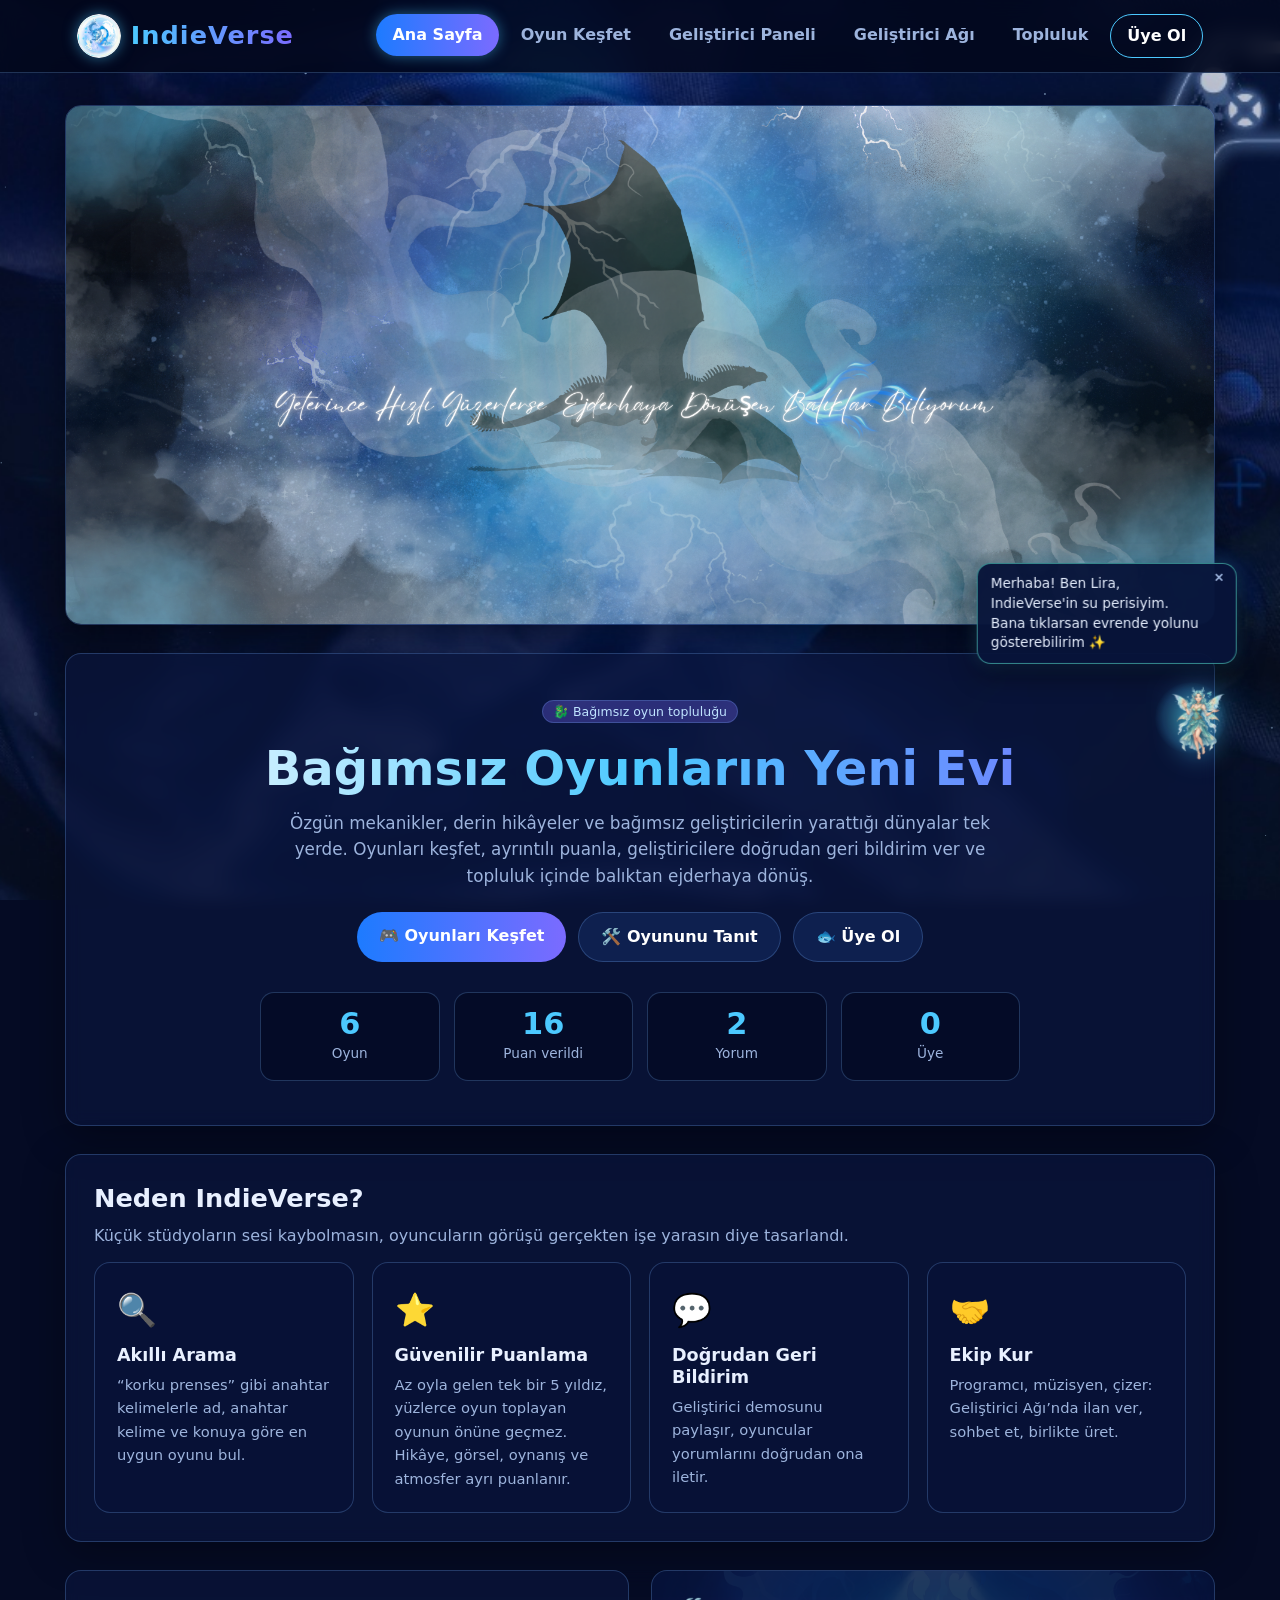
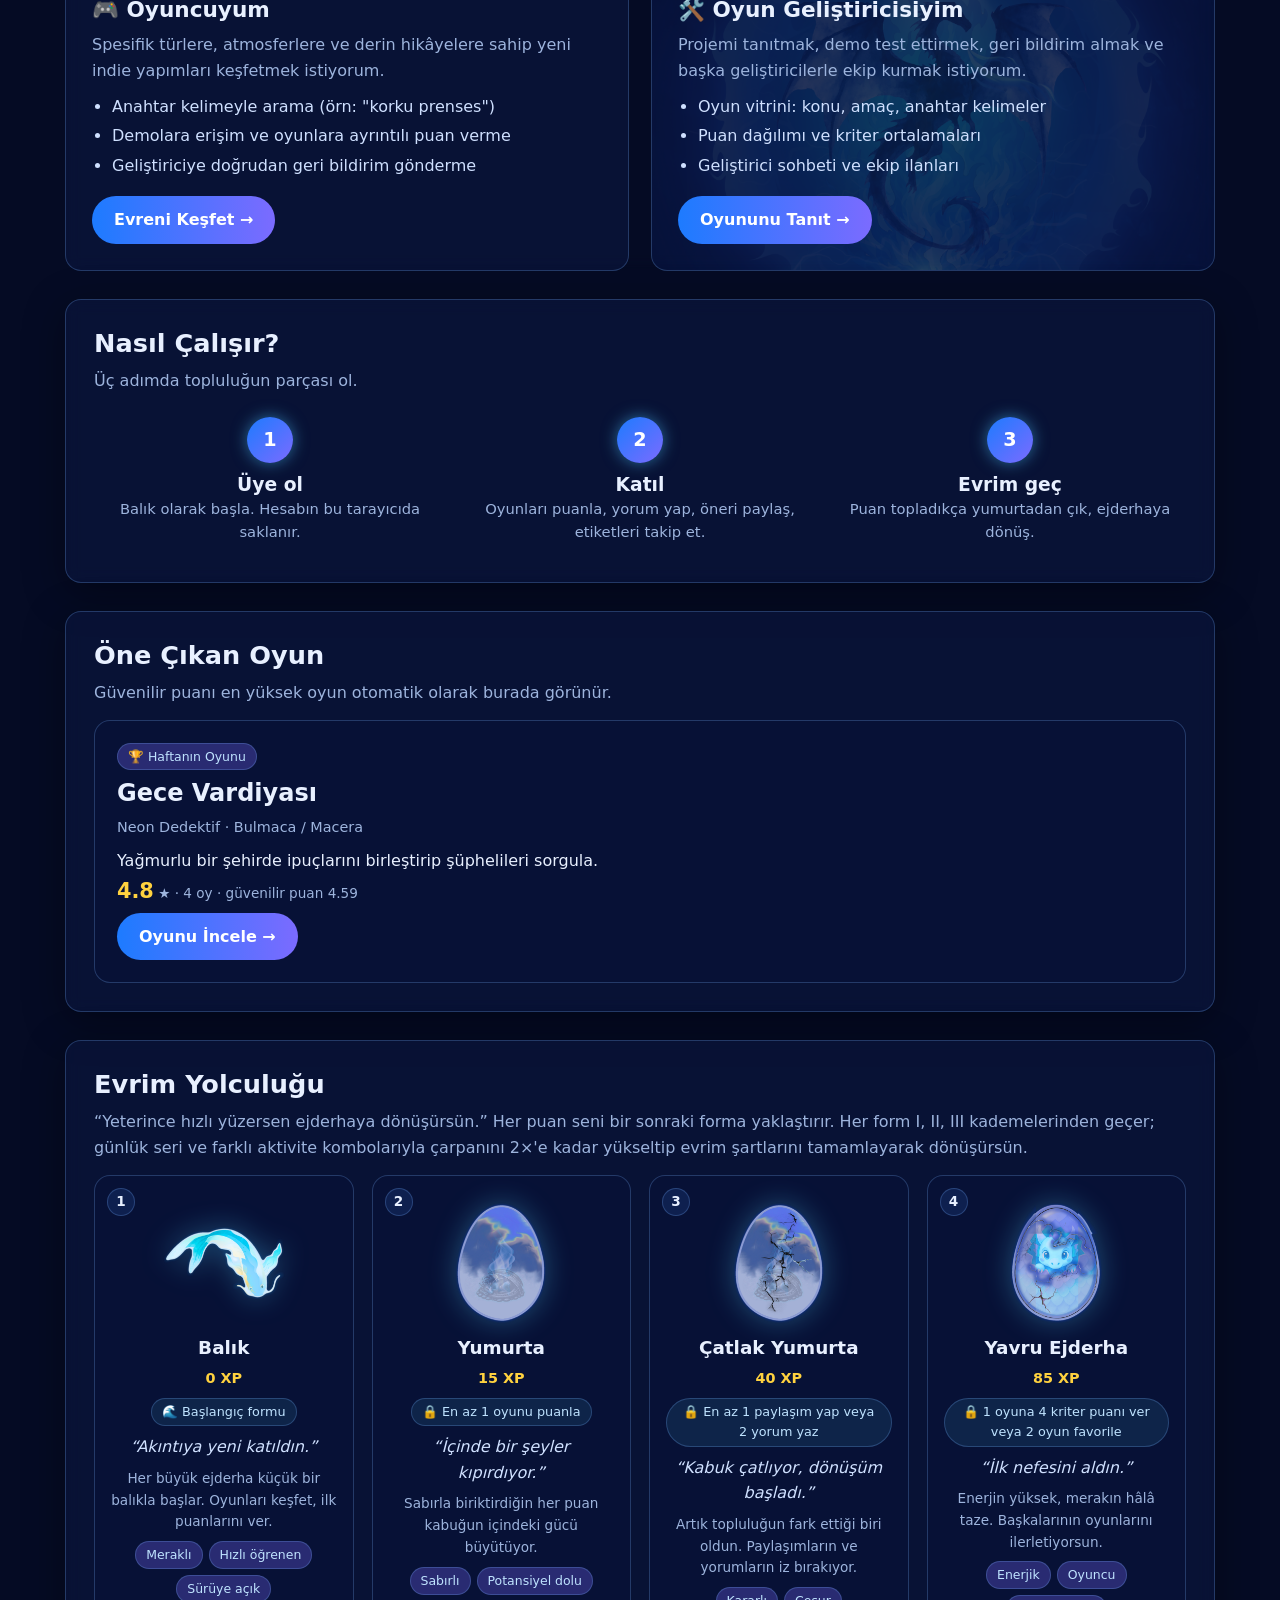
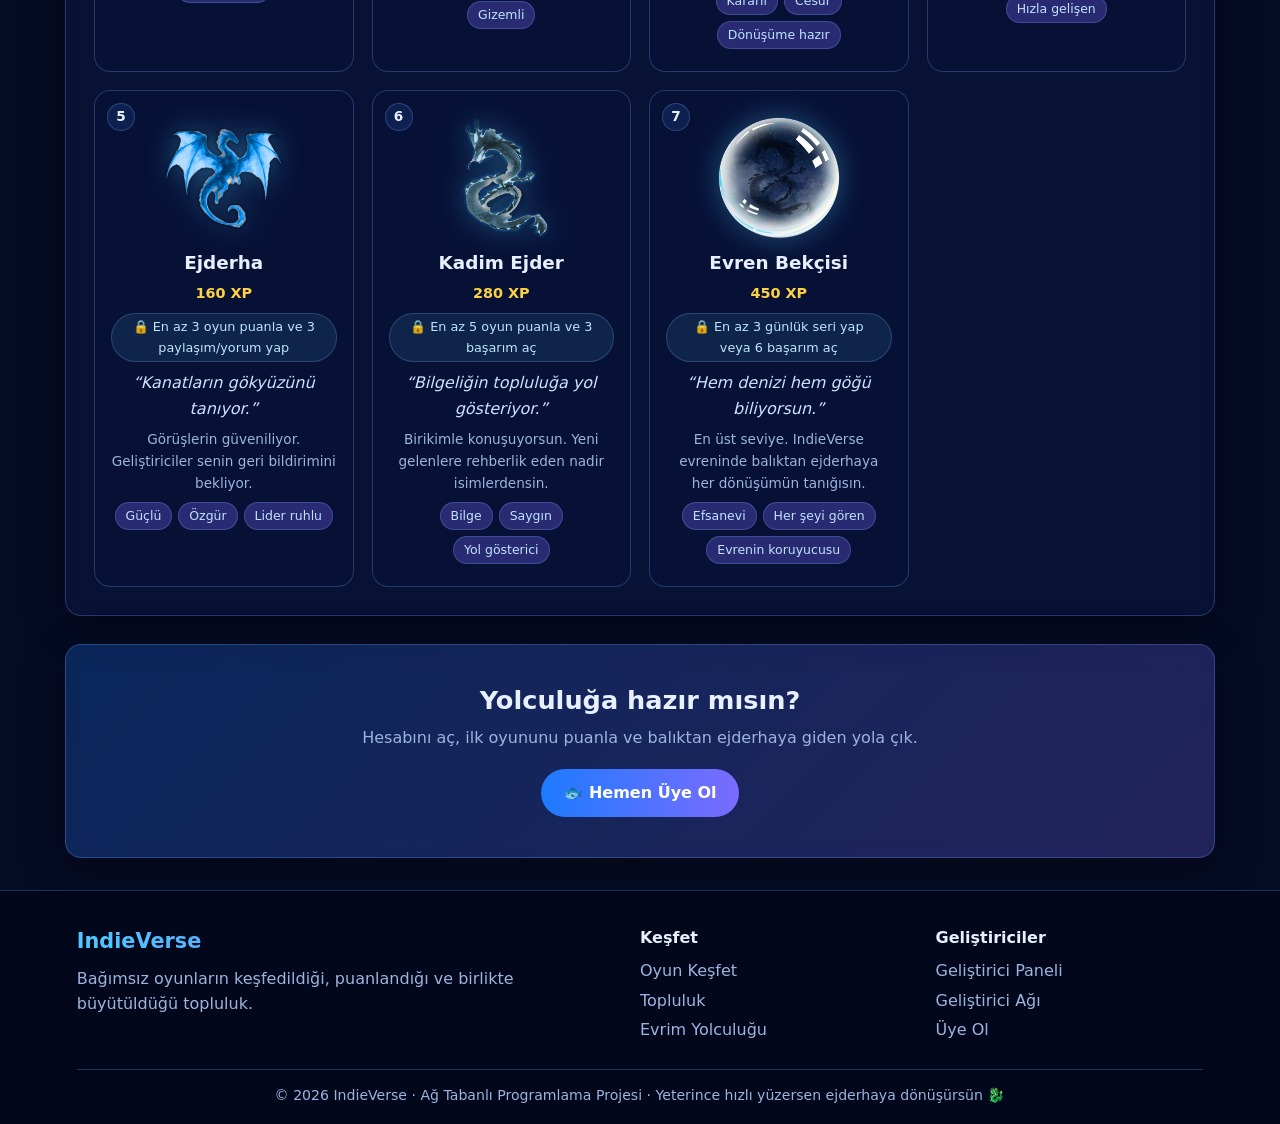
<file: web sitesi/index.html>
<!DOCTYPE html>
<html lang="tr">
<head>
  <meta charset="UTF-8">
  <meta name="viewport" content="width=device-width, initial-scale=1.0">
  <title>IndieVerse - Bağımsız Oyun Evreni</title>
  <link rel="stylesheet" href="css/stil.css">
  <link rel="icon" href="img/favicon.ico" sizes="any">
  <link rel="icon" type="image/png" href="img/ikon-192.png">
  <link rel="apple-touch-icon" href="img/ikon-180.png">
  <meta name="theme-color" content="#050b24">
  <meta name="description" content="IndieVerse: bağımsız oyunları keşfet, puanla, topluluğa katıl ve ejderhaya dönüş.">
</head>
<body>

  <header>
    <h1>IndieVerse</h1>
    <nav>
      <ul>
        <li><a href="index.html" class="aktif">Ana Sayfa</a></li>
        <li><a href="oyuncu.html">Oyun Keşfet</a></li>
        <li><a href="gelistirici.html">Geliştirici Paneli</a></li>
        <li><a href="ag.html">Geliştirici Ağı</a></li>
        <li><a href="topluluk.html">Topluluk</a></li>
        <li><a href="uye.html">Üye Ol</a></li>
      </ul>
    </nav>
  </header>

  <main>
    <div class="banner tam">
      <img src="img/fly.png" alt="Yeterince hızlı yüzerlerse ejderhaya dönüşen balıklar biliyorum">
    </div>

    <section id="giris-tanitim" class="hero">
      <span class="etiket durum">🐉 Bağımsız oyun topluluğu</span>
      <h2>Bağımsız Oyunların Yeni Evi</h2>
      <p>
        Özgün mekanikler, derin hikâyeler ve bağımsız geliştiricilerin yarattığı dünyalar tek yerde.
        Oyunları keşfet, ayrıntılı puanla, geliştiricilere doğrudan geri bildirim ver ve topluluk içinde
        balıktan ejderhaya dönüş.
      </p>
      <div class="hero-butonlar">
        <a class="buton" href="oyuncu.html">🎮 Oyunları Keşfet</a>
        <a class="buton ikincil-buton" href="gelistirici.html">🛠️ Oyununu Tanıt</a>
        <a class="buton ikincil-buton" href="uye.html">🐟 Üye Ol</a>
      </div>
      <div class="istatistik-seridi">
        <div><b id="statOyun">0</b><span>Oyun</span></div>
        <div><b id="statOy">0</b><span>Puan verildi</span></div>
        <div><b id="statYorum">0</b><span>Yorum</span></div>
        <div><b id="statUye">0</b><span>Üye</span></div>
      </div>
    </section>

    <section>
      <h2>Neden IndieVerse?</h2>
      <p>Küçük stüdyoların sesi kaybolmasın, oyuncuların görüşü gerçekten işe yarasın diye tasarlandı.</p>
      <div class="ozellik-izgara">
        <div class="ozellik"><span class="ozellik-ikon">🔍</span><h3>Akıllı Arama</h3><p>“korku prenses” gibi anahtar kelimelerle ad, anahtar kelime ve konuya göre en uygun oyunu bul.</p></div>
        <div class="ozellik"><span class="ozellik-ikon">⭐</span><h3>Güvenilir Puanlama</h3><p>Az oyla gelen tek bir 5 yıldız, yüzlerce oyun toplayan oyunun önüne geçmez. Hikâye, görsel, oynanış ve atmosfer ayrı puanlanır.</p></div>
        <div class="ozellik"><span class="ozellik-ikon">💬</span><h3>Doğrudan Geri Bildirim</h3><p>Geliştirici demosunu paylaşır, oyuncular yorumlarını doğrudan ona iletir.</p></div>
        <div class="ozellik"><span class="ozellik-ikon">🤝</span><h3>Ekip Kur</h3><p>Programcı, müzisyen, çizer: Geliştirici Ağı’nda ilan ver, sohbet et, birlikte üret.</p></div>
      </div>
    </section>

    <section class="rol-kapsayici">
      <article class="rol-kart">
        <h3>🎮 Oyuncuyum</h3>
        <p>Spesifik türlere, atmosferlere ve derin hikâyelere sahip yeni indie yapımları keşfetmek istiyorum.</p>
        <ul class="rol-ozellikler">
          <li>Anahtar kelimeyle arama (örn: "korku prenses")</li>
          <li>Demolara erişim ve oyunlara ayrıntılı puan verme</li>
          <li>Geliştiriciye doğrudan geri bildirim gönderme</li>
        </ul>
        <a href="oyuncu.html" class="rol-buton">Evreni Keşfet &rarr;</a>
      </article>

      <article class="rol-kart gelistirici-kart">
        <h3>🛠️ Oyun Geliştiricisiyim</h3>
        <p>Projemi tanıtmak, demo test ettirmek, geri bildirim almak ve başka geliştiricilerle ekip kurmak istiyorum.</p>
        <ul class="rol-ozellikler">
          <li>Oyun vitrini: konu, amaç, anahtar kelimeler</li>
          <li>Puan dağılımı ve kriter ortalamaları</li>
          <li>Geliştirici sohbeti ve ekip ilanları</li>
        </ul>
        <a href="gelistirici.html" class="rol-buton">Oyununu Tanıt &rarr;</a>
      </article>
    </section>

    <section>
      <h2>Nasıl Çalışır?</h2>
      <p>Üç adımda topluluğun parçası ol.</p>
      <div class="adimlar">
        <div class="adim"><span class="adim-no">1</span><h3>Üye ol</h3><p>Balık olarak başla. Hesabın bu tarayıcıda saklanır.</p></div>
        <div class="adim"><span class="adim-no">2</span><h3>Katıl</h3><p>Oyunları puanla, yorum yap, öneri paylaş, etiketleri takip et.</p></div>
        <div class="adim"><span class="adim-no">3</span><h3>Evrim geç</h3><p>Puan topladıkça yumurtadan çık, ejderhaya dönüş.</p></div>
      </div>
    </section>

    <section>
      <h2>Öne Çıkan Oyun</h2>
      <p>Güvenilir puanı en yüksek oyun otomatik olarak burada görünür.</p>
      <div id="haftaninOyunu" class="vitrin"></div>
    </section>

    <section id="yolculuk">
      <h2>Evrim Yolculuğu</h2>
      <p>“Yeterince hızlı yüzersen ejderhaya dönüşürsün.” Her puan seni bir sonraki forma yaklaştırır.
         Her form I, II, III kademelerinden geçer; günlük seri ve farklı aktivite kombolarıyla çarpanını 2×'e kadar yükseltip evrim şartlarını tamamlayarak dönüşürsün.</p>
      <div id="seviyeIzgara" class="seviye-izgara"></div>
    </section>

    <section class="cta">
      <h2>Yolculuğa hazır mısın?</h2>
      <p>Hesabını aç, ilk oyununu puanla ve balıktan ejderhaya giden yola çık.</p>
      <a class="buton" href="uye.html">🐟 Hemen Üye Ol</a>
    </section>
  </main>

  <footer>
    <div class="footer-izgara">
      <div>
        <b class="footer-marka">IndieVerse</b>
        <p>Bağımsız oyunların keşfedildiği, puanlandığı ve birlikte büyütüldüğü topluluk.</p>
      </div>
      <div>
        <b>Keşfet</b>
        <a href="oyuncu.html">Oyun Keşfet</a>
        <a href="topluluk.html">Topluluk</a>
        <a href="index.html#yolculuk">Evrim Yolculuğu</a>
      </div>
      <div>
        <b>Geliştiriciler</b>
        <a href="gelistirici.html">Geliştirici Paneli</a>
        <a href="ag.html">Geliştirici Ağı</a>
        <a href="uye.html">Üye Ol</a>
      </div>
    </div>
    <p class="footer-alt">&copy; 2026 IndieVerse &middot; Ağ Tabanlı Programlama Projesi &middot; Yeterince hızlı yüzersen ejderhaya dönüşürsün 🐉</p>
  </footer>

  <script src="js/ortak.js"></script>
  <script src="js/ana.js"></script>
  <script src="js/efekt.js"></script>
  <script src="js/peri.js"></script>
</body>
</html>
</file>
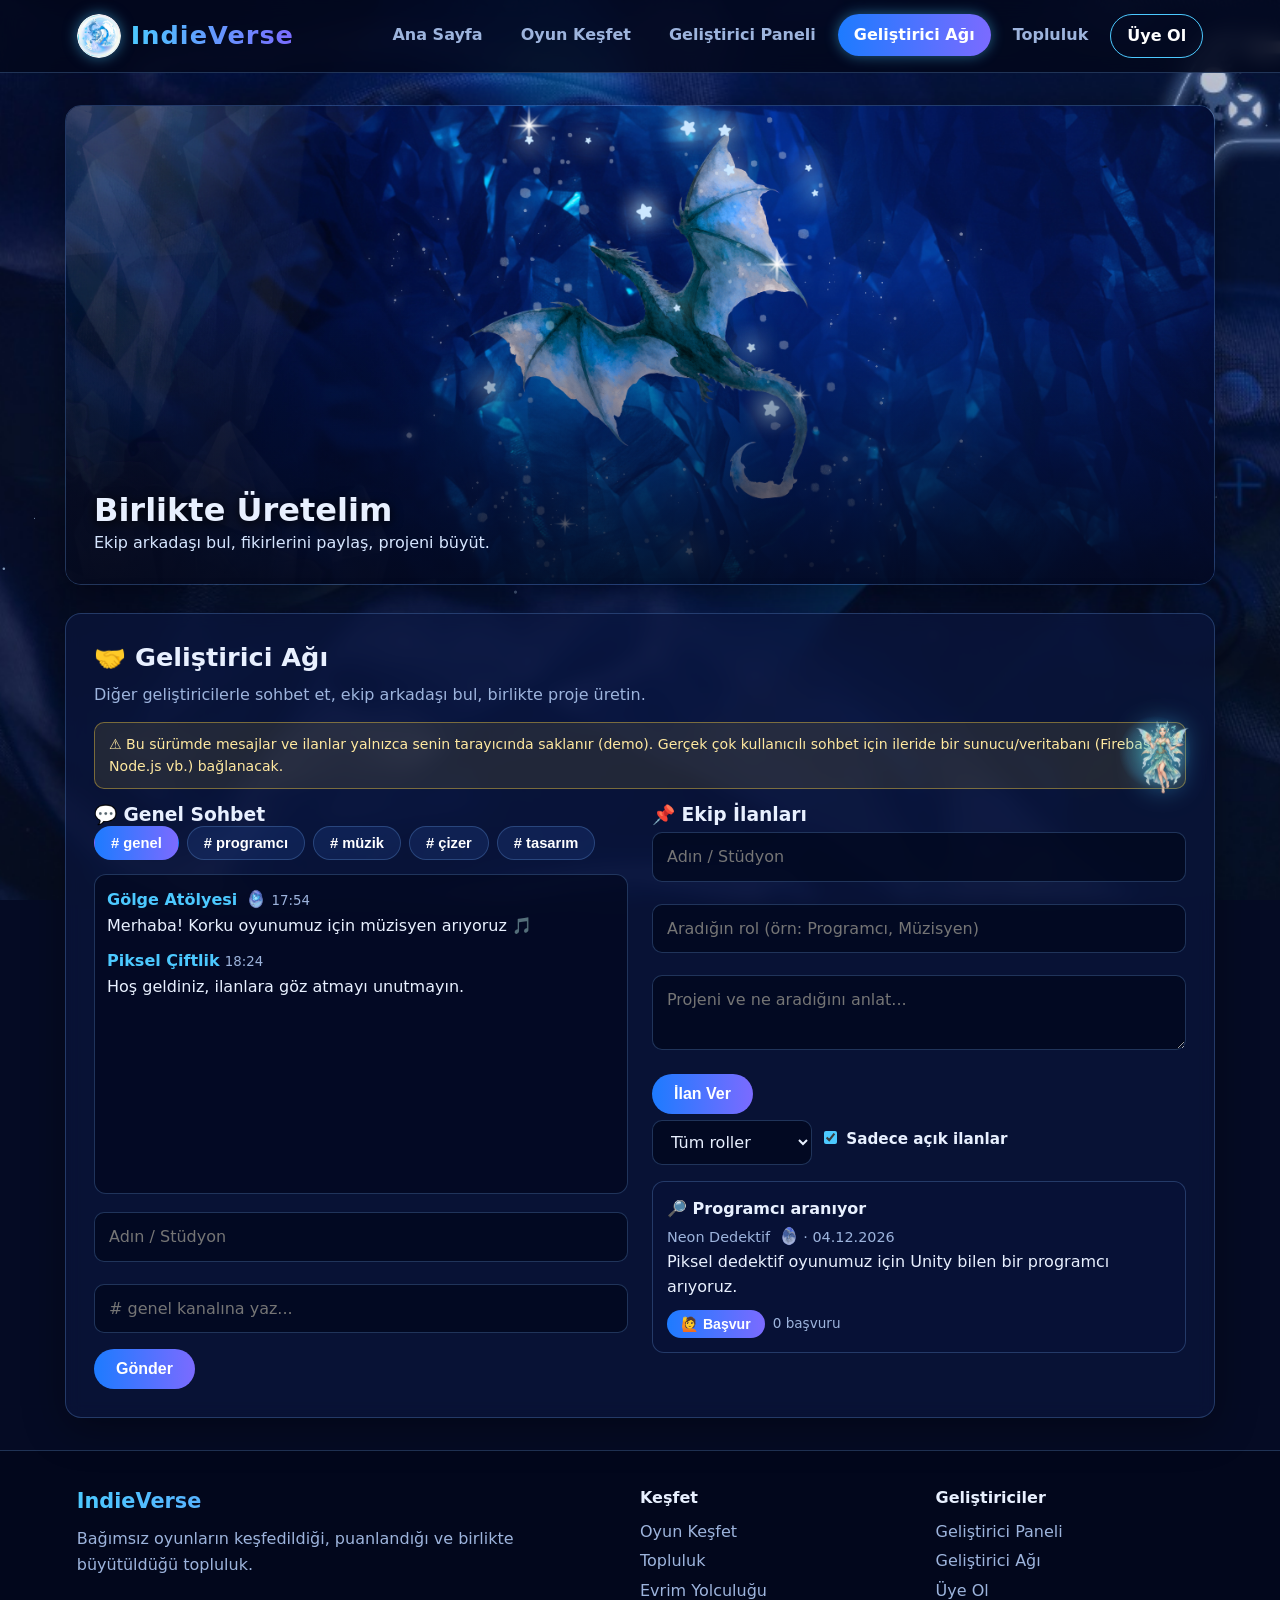
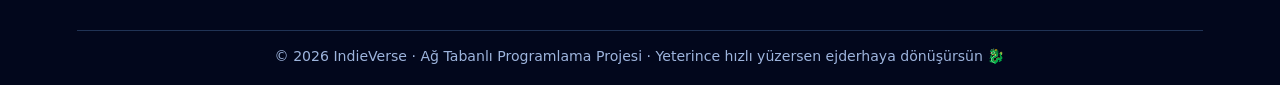
<file: web sitesi/ag.html>
<!DOCTYPE html>
<html lang="tr">
<head>
  <meta charset="UTF-8">
  <meta name="viewport" content="width=device-width, initial-scale=1.0">
  <title>IndieVerse - Geliştirici Ağı</title>
  <link rel="stylesheet" href="css/stil.css">
  <link rel="icon" href="img/favicon.ico" sizes="any">
  <link rel="icon" type="image/png" href="img/ikon-192.png">
  <link rel="apple-touch-icon" href="img/ikon-180.png">
  <meta name="theme-color" content="#050b24">
  <meta name="description" content="IndieVerse: bağımsız oyunları keşfet, puanla, topluluğa katıl ve ejderhaya dönüş.">
</head>
<body>

  <header>
    <h1>IndieVerse</h1>
    <nav>
      <ul>
        <li><a href="index.html">Ana Sayfa</a></li>
        <li><a href="oyuncu.html">Oyun Keşfet</a></li>
        <li><a href="gelistirici.html">Geliştirici Paneli</a></li>
        <li><a href="ag.html" class="aktif">Geliştirici Ağı</a></li>
        <li><a href="topluluk.html">Topluluk</a></li>
        <li><a href="uye.html">Üye Ol</a></li>
      </ul>
    </nav>
  </header>

  <main>
    <div class="banner uzun">
      <img src="img/cave.png" alt="Kristal mağarada uçan ejderha">
      <div class="banner-yazi">
        <h2>Birlikte Üretelim</h2>
        <p>Ekip arkadaşı bul, fikirlerini paylaş, projeni büyüt.</p>
      </div>
    </div>

    <section>
      <h2>🤝 Geliştirici Ağı</h2>
      <p>Diğer geliştiricilerle sohbet et, ekip arkadaşı bul, birlikte proje üretin.</p>
      <div class="uyari">
        ⚠️ Bu sürümde mesajlar ve ilanlar yalnızca senin tarayıcında saklanır (demo). Gerçek çok kullanıcılı
        sohbet için ileride bir sunucu/veritabanı (Firebase, Node.js vb.) bağlanacak.
      </div>

      <div class="iki-kolon">
        <div>
          <h3>💬 Genel Sohbet</h3>
          <div id="sohbetKutu" class="sohbet-kutu"></div>
          <form id="sohbetFormu">
            <p><input type="text" name="kisi" placeholder="Adın / Stüdyon" required maxlength="30"></p>
            <p><input type="text" name="metin" placeholder="Mesajını yaz..." required maxlength="300"></p>
            <button type="submit">Gönder</button>
          </form>
        </div>

        <div>
          <h3>📌 Ekip İlanları</h3>
          <form id="ilanFormu">
            <p><input type="text" name="kisi" placeholder="Adın / Stüdyon" required maxlength="40"></p>
            <p><input type="text" name="rol" placeholder="Aradığın rol (örn: Programcı, Müzisyen)" required maxlength="50"></p>
            <p><textarea name="metin" rows="2" placeholder="Projeni ve ne aradığını anlat..." required maxlength="300"></textarea></p>
            <button type="submit">İlan Ver</button>
          </form>
          <div id="ilanListesi" style="margin-top:16px;"></div>
        </div>
      </div>
    </section>
  </main>

  <footer>
    <div class="footer-izgara">
      <div>
        <b class="footer-marka">IndieVerse</b>
        <p>Bağımsız oyunların keşfedildiği, puanlandığı ve birlikte büyütüldüğü topluluk.</p>
      </div>
      <div>
        <b>Keşfet</b>
        <a href="oyuncu.html">Oyun Keşfet</a>
        <a href="topluluk.html">Topluluk</a>
        <a href="index.html#yolculuk">Evrim Yolculuğu</a>
      </div>
      <div>
        <b>Geliştiriciler</b>
        <a href="gelistirici.html">Geliştirici Paneli</a>
        <a href="ag.html">Geliştirici Ağı</a>
        <a href="uye.html">Üye Ol</a>
      </div>
    </div>
    <p class="footer-alt">&copy; 2026 IndieVerse &middot; Ağ Tabanlı Programlama Projesi &middot; Yeterince hızlı yüzersen ejderhaya dönüşürsün 🐉</p>
  </footer>

  <script src="js/ortak.js"></script>
  <script src="js/ag.js"></script>
  <script src="js/efekt.js"></script>
  <script src="js/peri.js"></script>
</body>
</html>
</file>
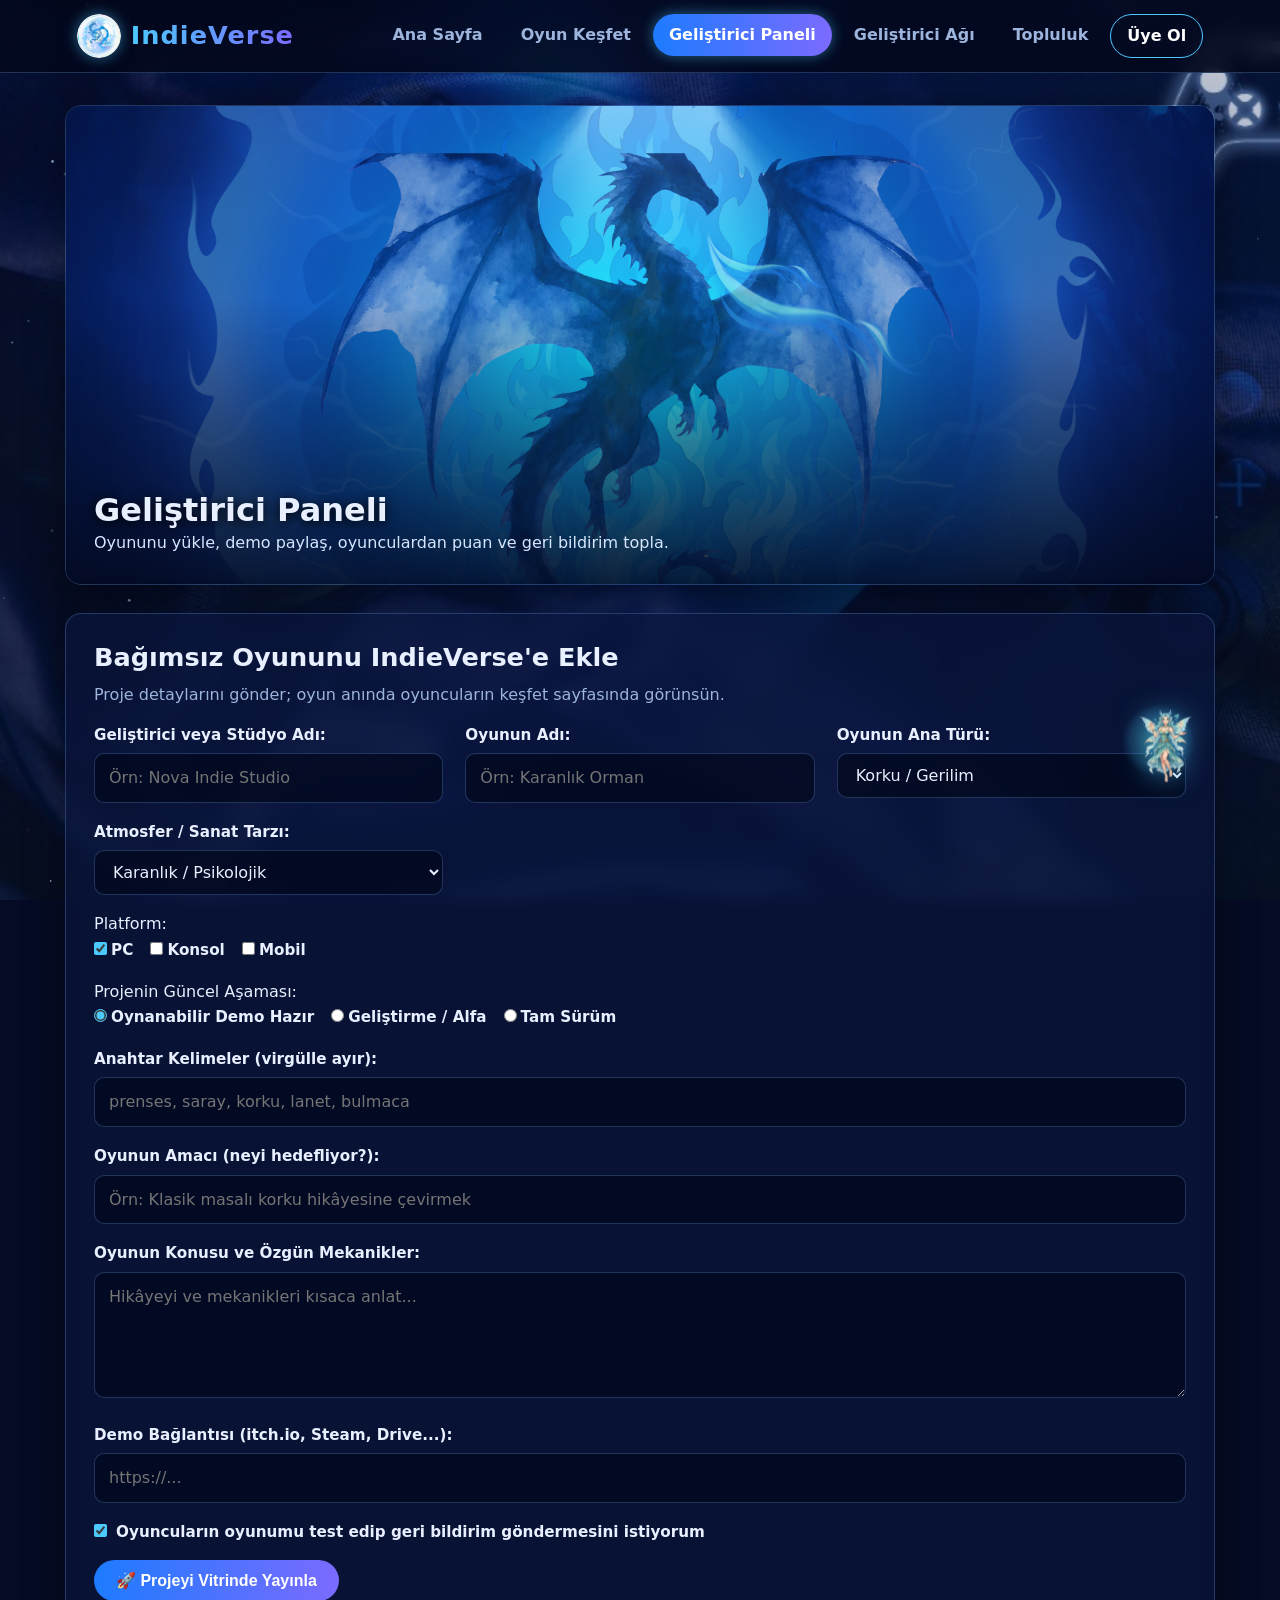
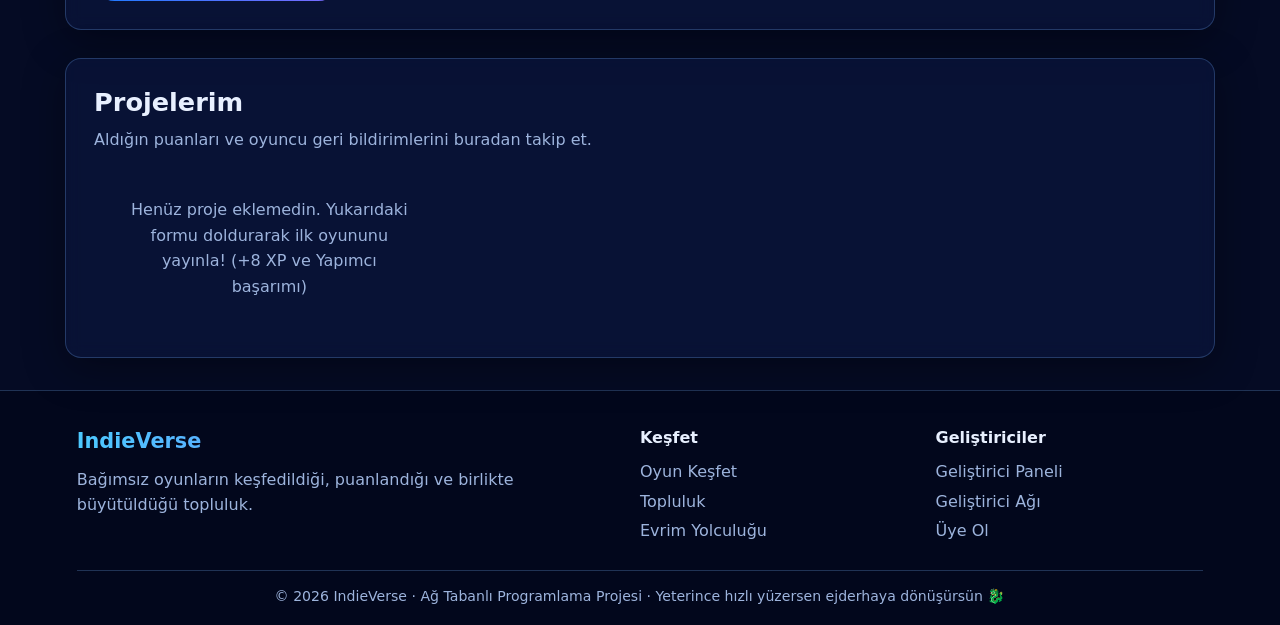
<file: web sitesi/gelistirici.html>
<!DOCTYPE html>
<html lang="tr">
<head>
  <meta charset="UTF-8">
  <meta name="viewport" content="width=device-width, initial-scale=1.0">
  <title>IndieVerse - Geliştirici Paneli</title>
  <link rel="stylesheet" href="css/stil.css">
  <link rel="icon" href="img/favicon.ico" sizes="any">
  <link rel="icon" type="image/png" href="img/ikon-192.png">
  <link rel="apple-touch-icon" href="img/ikon-180.png">
  <meta name="theme-color" content="#050b24">
  <meta name="description" content="IndieVerse: bağımsız oyunları keşfet, puanla, topluluğa katıl ve ejderhaya dönüş.">
</head>
<body>

  <header>
    <h1>IndieVerse</h1>
    <nav>
      <ul>
        <li><a href="index.html">Ana Sayfa</a></li>
        <li><a href="oyuncu.html">Oyun Keşfet</a></li>
        <li><a href="gelistirici.html" class="aktif">Geliştirici Paneli</a></li>
        <li><a href="ag.html">Geliştirici Ağı</a></li>
        <li><a href="topluluk.html">Topluluk</a></li>
        <li><a href="uye.html">Üye Ol</a></li>
      </ul>
    </nav>
  </header>

  <main>
    <div class="banner uzun">
      <img src="img/dragon.png" alt="Mavi ejderha" class="ust-hizala">
      <div class="banner-yazi">
        <h2>Geliştirici Paneli</h2>
        <p>Oyununu yükle, demo paylaş, oyunculardan puan ve geri bildirim topla.</p>
      </div>
    </div>

    <section id="gelistirici-basvuru">
      <h2>Bağımsız Oyununu IndieVerse'e Ekle</h2>
      <p>Proje detaylarını gönder; oyun anında oyuncuların keşfet sayfasında görünsün.</p>

      <form id="oyunEkleFormu" action="#" method="get">
        <div class="form-izgara">
          <p>
            <label for="studyoAdi">Geliştirici veya Stüdyo Adı:</label><br>
            <input type="text" id="studyoAdi" name="studyoAdi" placeholder="Örn: Nova Indie Studio" required>
          </p>
          <p>
            <label for="oyunAdi">Oyunun Adı:</label><br>
            <input type="text" id="oyunAdi" name="oyunAdi" placeholder="Örn: Karanlık Orman" required>
          </p>
          <p>
            <label for="oyunTuru">Oyunun Ana Türü:</label><br>
            <select id="oyunTuru" name="oyunTuru">
              <option value="korku">Korku / Gerilim</option>
              <option value="rpg">Rol Yapma (RPG)</option>
              <option value="platform">2D / 3D Platform</option>
              <option value="bulmaca">Bulmaca / Macera</option>
              <option value="strateji">Strateji / Kart Oyunu</option>
              <option value="hayatta-kalma">Hayatta Kalma</option>
            </select>
          </p>
          <p>
            <label for="atmosfer">Atmosfer / Sanat Tarzı:</label><br>
            <select id="atmosfer" name="atmosfer">
              <option value="psikolojik">Karanlık / Psikolojik</option>
              <option value="piksel">Retro / Piksel</option>
              <option value="rahat">Sakin / Cozy</option>
              <option value="hepsi">Karma</option>
            </select>
          </p>
        </div>

        <p>
          Platform:<br>
          <input type="checkbox" id="pPc" name="platform" value="pc" checked><label for="pPc">PC</label>
          <input type="checkbox" id="pKonsol" name="platform" value="konsol"><label for="pKonsol">Konsol</label>
          <input type="checkbox" id="pMobil" name="platform" value="mobil"><label for="pMobil">Mobil</label>
        </p>

        <p>
          Projenin Güncel Aşaması:<br>
          <input type="radio" id="asamaDemo" name="asama" value="demo" checked><label for="asamaDemo">Oynanabilir Demo Hazır</label>
          <input type="radio" id="asamaGelistirme" name="asama" value="gelistirme"><label for="asamaGelistirme">Geliştirme / Alfa</label>
          <input type="radio" id="asamaTam" name="asama" value="tam"><label for="asamaTam">Tam Sürüm</label>
        </p>

        <p>
          <label for="anahtarKelimeler">Anahtar Kelimeler (virgülle ayır):</label><br>
          <input type="text" id="anahtarKelimeler" name="anahtarKelimeler" placeholder="prenses, saray, korku, lanet, bulmaca" required>
        </p>

        <p>
          <label for="oyunAmaci">Oyunun Amacı (neyi hedefliyor?):</label><br>
          <input type="text" id="oyunAmaci" name="oyunAmaci" placeholder="Örn: Klasik masalı korku hikâyesine çevirmek" required>
        </p>

        <p>
          <label for="oyunAciklama">Oyunun Konusu ve Özgün Mekanikler:</label><br>
          <textarea id="oyunAciklama" name="oyunAciklama" rows="4" placeholder="Hikâyeyi ve mekanikleri kısaca anlat..." required></textarea>
        </p>

        <p>
          <label for="demoLink">Demo Bağlantısı (itch.io, Steam, Drive...):</label><br>
          <input type="url" id="demoLink" name="demoLink" placeholder="https://...">
        </p>

        <p>
          <input type="checkbox" id="betaTest" name="betaTest" checked>
          <label for="betaTest">Oyuncuların oyunumu test edip geri bildirim göndermesini istiyorum</label>
        </p>

        <button type="submit">🚀 Projeyi Vitrinde Yayınla</button>
        <p id="basariMesaji" hidden style="margin-top:14px;color:#7dffb0;">✅ Oyunun yayınlandı! "Oyun Keşfet" sayfasında görünür.</p>
      </form>
    </section>

    <section id="projelerim-alani">
      <h2>Projelerim</h2>
      <p>Aldığın puanları ve oyuncu geri bildirimlerini buradan takip et.</p>
      <div id="projelerim" class="oyun-izgara"></div>
    </section>
  </main>

  <footer>
    <div class="footer-izgara">
      <div>
        <b class="footer-marka">IndieVerse</b>
        <p>Bağımsız oyunların keşfedildiği, puanlandığı ve birlikte büyütüldüğü topluluk.</p>
      </div>
      <div>
        <b>Keşfet</b>
        <a href="oyuncu.html">Oyun Keşfet</a>
        <a href="topluluk.html">Topluluk</a>
        <a href="index.html#yolculuk">Evrim Yolculuğu</a>
      </div>
      <div>
        <b>Geliştiriciler</b>
        <a href="gelistirici.html">Geliştirici Paneli</a>
        <a href="ag.html">Geliştirici Ağı</a>
        <a href="uye.html">Üye Ol</a>
      </div>
    </div>
    <p class="footer-alt">&copy; 2026 IndieVerse &middot; Ağ Tabanlı Programlama Projesi &middot; Yeterince hızlı yüzersen ejderhaya dönüşürsün 🐉</p>
  </footer>

  <script src="js/ortak.js"></script>
  <script src="js/gelistirici.js"></script>
  <script src="js/efekt.js"></script>
  <script src="js/peri.js"></script>
</body>
</html>
</file>
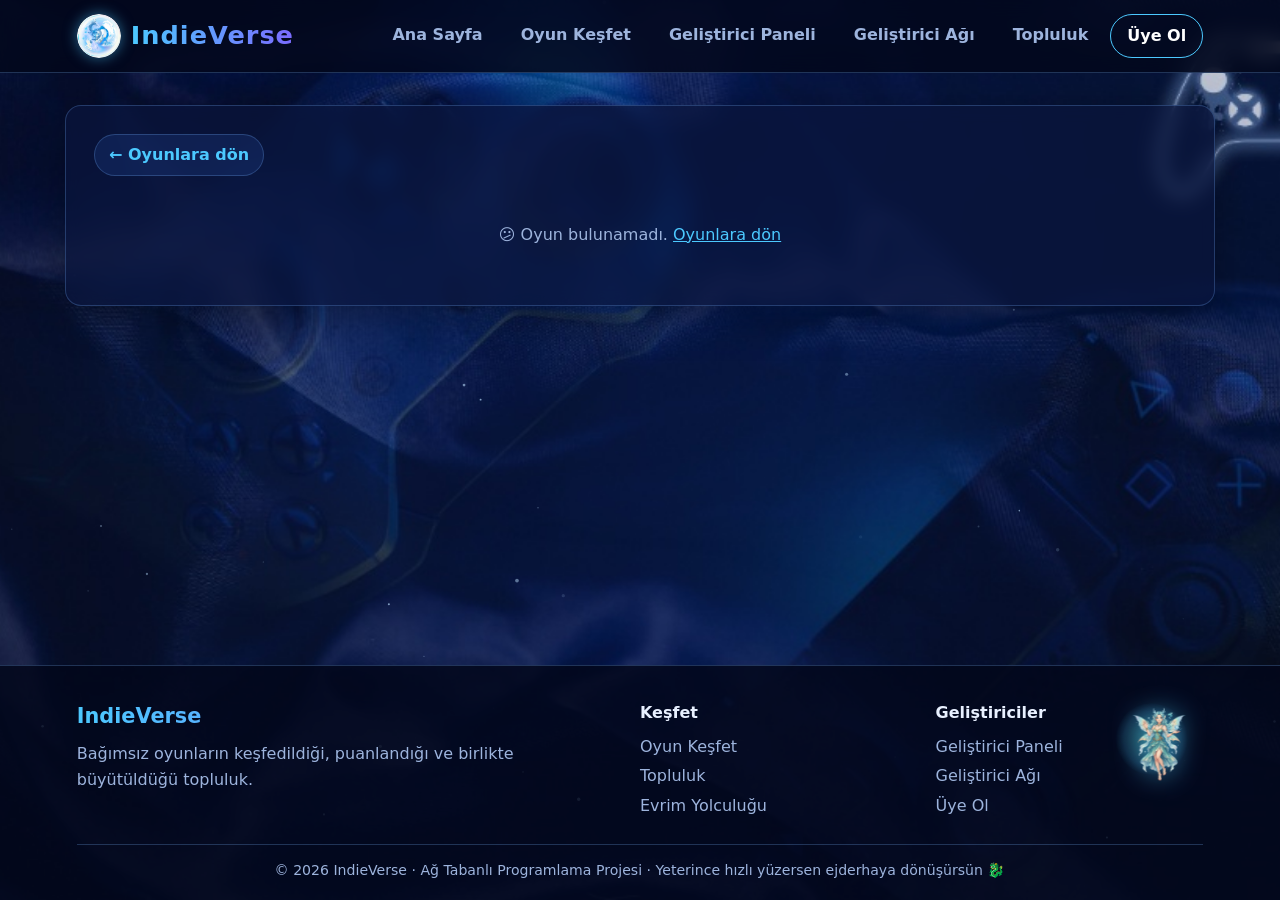
<file: web sitesi/oyun.html>
<!DOCTYPE html>
<html lang="tr">
<head>
  <meta charset="UTF-8">
  <meta name="viewport" content="width=device-width, initial-scale=1.0">
  <title>IndieVerse - Oyun Detayı</title>
  <link rel="stylesheet" href="css/stil.css">
  <link rel="icon" href="img/favicon.ico" sizes="any">
  <link rel="icon" type="image/png" href="img/ikon-192.png">
  <link rel="apple-touch-icon" href="img/ikon-180.png">
  <meta name="theme-color" content="#050b24">
  <meta name="description" content="IndieVerse: bağımsız oyunları keşfet, puanla, topluluğa katıl ve ejderhaya dönüş.">
</head>
<body>

  <header>
    <h1>IndieVerse</h1>
    <nav>
      <ul>
        <li><a href="index.html">Ana Sayfa</a></li>
        <li><a href="oyuncu.html">Oyun Keşfet</a></li>
        <li><a href="gelistirici.html">Geliştirici Paneli</a></li>
        <li><a href="ag.html">Geliştirici Ağı</a></li>
        <li><a href="topluluk.html">Topluluk</a></li>
        <li><a href="uye.html">Üye Ol</a></li>
      </ul>
    </nav>
  </header>

  <main>
    <section id="oyun-detay">
      <a class="geri-link" href="oyuncu.html">&larr; Oyunlara dön</a>
      <div id="detay" class="oyun-izgara tek"></div>
    </section>

    <section id="benzer-alan">
      <h2>Benzer Oyunlar</h2>
      <p>Aynı türden diğer yapımlara göz at.</p>
      <div id="benzer" class="oyun-izgara"></div>
    </section>
  </main>

  <footer>
    <div class="footer-izgara">
      <div>
        <b class="footer-marka">IndieVerse</b>
        <p>Bağımsız oyunların keşfedildiği, puanlandığı ve birlikte büyütüldüğü topluluk.</p>
      </div>
      <div>
        <b>Keşfet</b>
        <a href="oyuncu.html">Oyun Keşfet</a>
        <a href="topluluk.html">Topluluk</a>
        <a href="index.html#yolculuk">Evrim Yolculuğu</a>
      </div>
      <div>
        <b>Geliştiriciler</b>
        <a href="gelistirici.html">Geliştirici Paneli</a>
        <a href="ag.html">Geliştirici Ağı</a>
        <a href="uye.html">Üye Ol</a>
      </div>
    </div>
    <p class="footer-alt">&copy; 2026 IndieVerse &middot; Ağ Tabanlı Programlama Projesi &middot; Yeterince hızlı yüzersen ejderhaya dönüşürsün 🐉</p>
  </footer>

  <script src="js/ortak.js"></script>
  <script src="js/efekt.js"></script>
  <script src="js/oyun.js"></script>
  <script src="js/peri.js"></script>
</body>
</html>
</file>
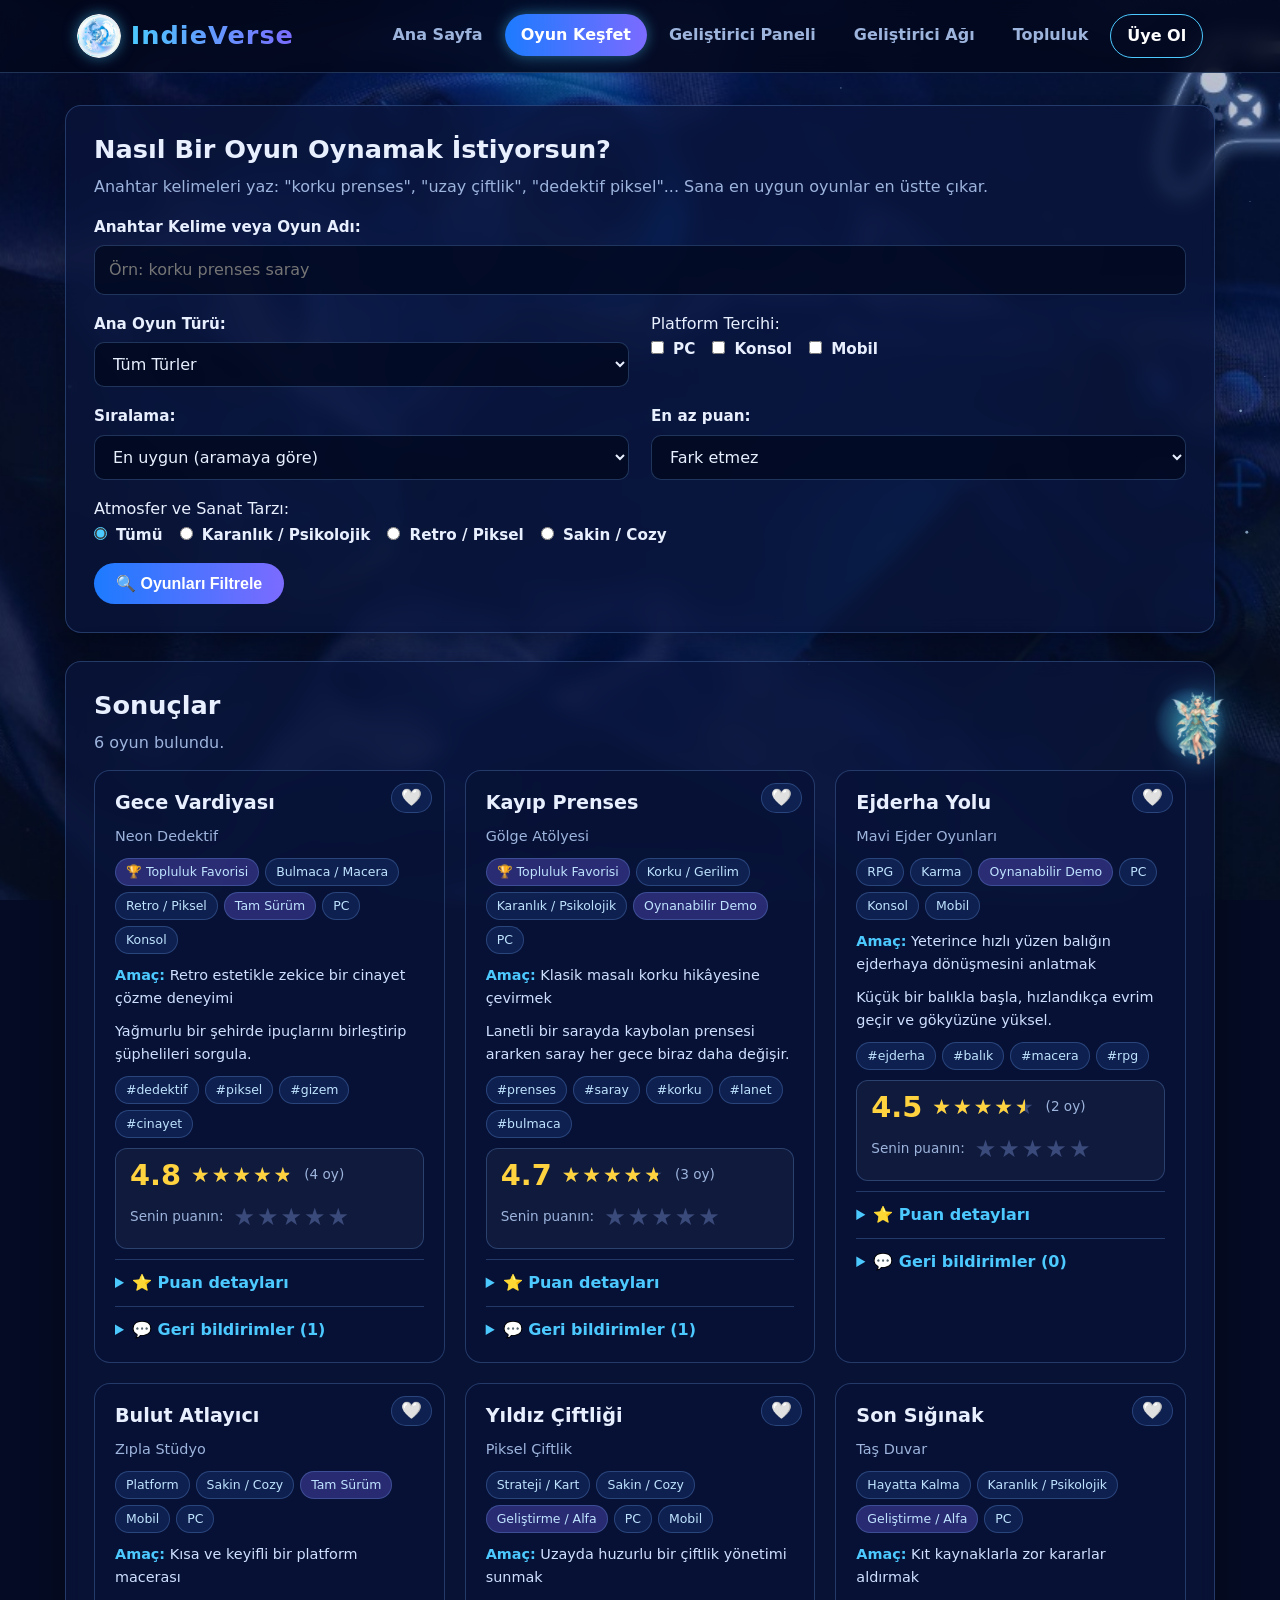
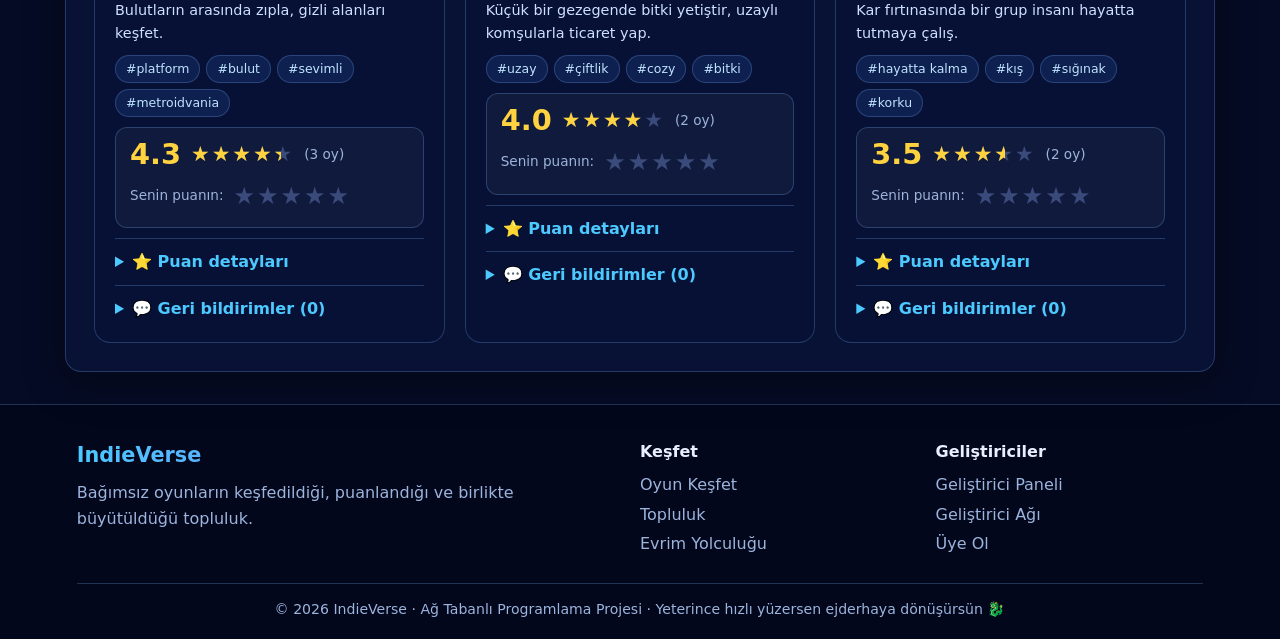
<file: web sitesi/oyuncu.html>
<!DOCTYPE html>
<html lang="tr">
<head>
  <meta charset="UTF-8">
  <meta name="viewport" content="width=device-width, initial-scale=1.0">
  <title>IndieVerse - Oyun Keşfet</title>
  <link rel="stylesheet" href="css/stil.css">
  <link rel="icon" href="img/favicon.ico" sizes="any">
  <link rel="icon" type="image/png" href="img/ikon-192.png">
  <link rel="apple-touch-icon" href="img/ikon-180.png">
  <meta name="theme-color" content="#050b24">
  <meta name="description" content="IndieVerse: bağımsız oyunları keşfet, puanla, topluluğa katıl ve ejderhaya dönüş.">
</head>
<body>

  <header>
    <h1>IndieVerse</h1>
    <nav>
      <ul>
        <li><a href="index.html">Ana Sayfa</a></li>
        <li><a href="oyuncu.html" class="aktif">Oyun Keşfet</a></li>
        <li><a href="gelistirici.html">Geliştirici Paneli</a></li>
        <li><a href="ag.html">Geliştirici Ağı</a></li>
        <li><a href="topluluk.html">Topluluk</a></li>
        <li><a href="uye.html">Üye Ol</a></li>
      </ul>
    </nav>
  </header>

  <main>
    <section id="kesif-alani">
      <h2>Nasıl Bir Oyun Oynamak İstiyorsun?</h2>
      <p>Anahtar kelimeleri yaz: "korku prenses", "uzay çiftlik", "dedektif piksel"... Sana en uygun oyunlar en üstte çıkar.</p>

      <form id="filtreFormu" action="#" method="get">
        <p>
          <label for="arananKelime">Anahtar Kelime veya Oyun Adı:</label><br>
          <input type="text" id="arananKelime" name="arananKelime" placeholder="Örn: korku prenses saray">
        </p>

        <div class="form-izgara">
          <p>
            <label for="anaTur">Ana Oyun Türü:</label><br>
            <select id="anaTur" name="anaTur">
              <option value="tumu">Tüm Türler</option>
              <option value="korku">Korku ve Gerilim</option>
              <option value="rpg">Rol Yapma (RPG) ve Hikâye</option>
              <option value="platform">2D Platform / Metroidvania</option>
              <option value="bulmaca">Bulmaca ve Gizem</option>
              <option value="strateji">Strateji / Kart</option>
              <option value="hayatta-kalma">Hayatta Kalma (Survival)</option>
            </select>
          </p>

          <p>
            Platform Tercihi:<br>
            <input type="checkbox" id="platPc" name="platform" value="pc">
            <label for="platPc">PC</label>
            <input type="checkbox" id="platKonsol" name="platform" value="konsol">
            <label for="platKonsol">Konsol</label>
            <input type="checkbox" id="platMobil" name="platform" value="mobil">
            <label for="platMobil">Mobil</label>
          </p>
        </div>

        <div class="form-izgara">
          <p>
            <label for="siralama">Sıralama:</label><br>
            <select id="siralama" name="siralama">
              <option value="uygun">En uygun (aramaya göre)</option>
              <option value="guvenilir">Güvenilir puan (önerilen)</option>
              <option value="ortalama">En yüksek ortalama</option>
              <option value="oyadet">En çok oy alan</option>
              <option value="yeni">En yeni eklenen</option>
            </select>
          </p>
          <p>
            <label for="minPuan">En az puan:</label><br>
            <select id="minPuan" name="minPuan">
              <option value="0">Fark etmez</option>
              <option value="3">3 ★ ve üzeri</option>
              <option value="4">4 ★ ve üzeri</option>
              <option value="4.5">4.5 ★ ve üzeri</option>
            </select>
          </p>
        </div>

        <p>
          Atmosfer ve Sanat Tarzı:<br>
          <input type="radio" id="tarzHepsi" name="atmosfer" value="hepsi" checked>
          <label for="tarzHepsi">Tümü</label>
          <input type="radio" id="tarzPsikolojik" name="atmosfer" value="psikolojik">
          <label for="tarzPsikolojik">Karanlık / Psikolojik</label>
          <input type="radio" id="tarzPiksel" name="atmosfer" value="piksel">
          <label for="tarzPiksel">Retro / Piksel</label>
          <input type="radio" id="tarzRahat" name="atmosfer" value="rahat">
          <label for="tarzRahat">Sakin / Cozy</label>
        </p>

        <button type="submit">🔍 Oyunları Filtrele</button>
      </form>
    </section>

    <section id="sonuc-alani">
      <h2>Sonuçlar</h2>
      <p id="sonucSayisi"></p>
      <div id="sonuclar" class="oyun-izgara"></div>
    </section>
  </main>

  <footer>
    <div class="footer-izgara">
      <div>
        <b class="footer-marka">IndieVerse</b>
        <p>Bağımsız oyunların keşfedildiği, puanlandığı ve birlikte büyütüldüğü topluluk.</p>
      </div>
      <div>
        <b>Keşfet</b>
        <a href="oyuncu.html">Oyun Keşfet</a>
        <a href="topluluk.html">Topluluk</a>
        <a href="index.html#yolculuk">Evrim Yolculuğu</a>
      </div>
      <div>
        <b>Geliştiriciler</b>
        <a href="gelistirici.html">Geliştirici Paneli</a>
        <a href="ag.html">Geliştirici Ağı</a>
        <a href="uye.html">Üye Ol</a>
      </div>
    </div>
    <p class="footer-alt">&copy; 2026 IndieVerse &middot; Ağ Tabanlı Programlama Projesi &middot; Yeterince hızlı yüzersen ejderhaya dönüşürsün 🐉</p>
  </footer>

  <script src="js/ortak.js"></script>
  <script src="js/oyuncu.js"></script>
  <script src="js/efekt.js"></script>
  <script src="js/peri.js"></script>
</body>
</html>
</file>
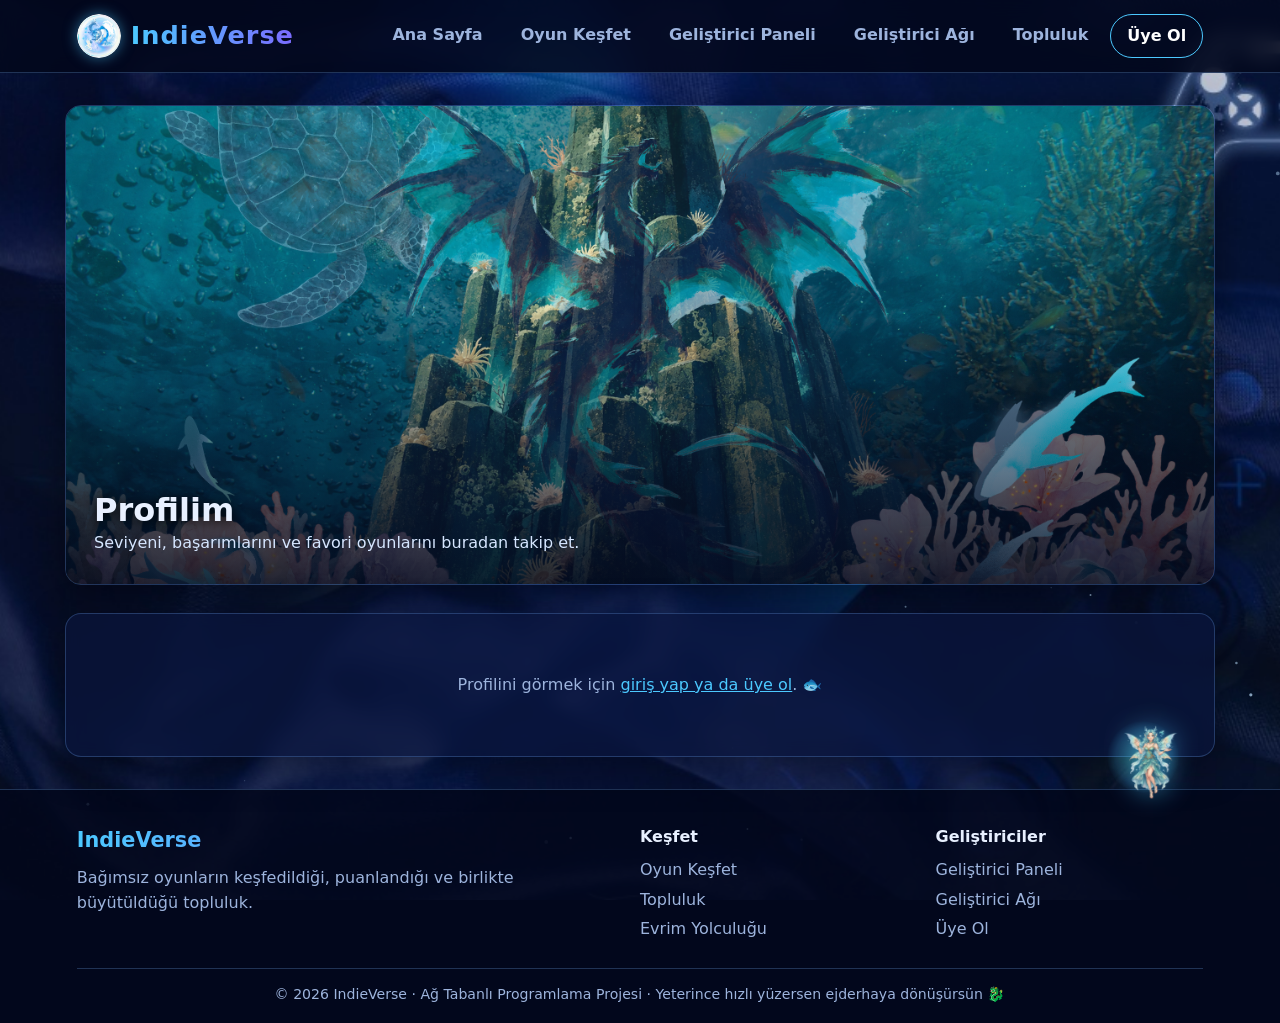
<file: web sitesi/profil.html>
<!DOCTYPE html>
<html lang="tr">
<head>
  <meta charset="UTF-8">
  <meta name="viewport" content="width=device-width, initial-scale=1.0">
  <title>IndieVerse - Profilim</title>
  <link rel="stylesheet" href="css/stil.css">
  <link rel="icon" href="img/favicon.ico" sizes="any">
  <link rel="icon" type="image/png" href="img/ikon-192.png">
  <link rel="apple-touch-icon" href="img/ikon-180.png">
  <meta name="theme-color" content="#050b24">
  <meta name="description" content="IndieVerse: bağımsız oyunları keşfet, puanla, topluluğa katıl ve ejderhaya dönüş.">
</head>
<body>

  <header>
    <h1>IndieVerse</h1>
    <nav>
      <ul>
        <li><a href="index.html">Ana Sayfa</a></li>
        <li><a href="oyuncu.html">Oyun Keşfet</a></li>
        <li><a href="gelistirici.html">Geliştirici Paneli</a></li>
        <li><a href="ag.html">Geliştirici Ağı</a></li>
        <li><a href="topluluk.html">Topluluk</a></li>
        <li><a href="uye.html">Üye Ol</a></li>
      </ul>
    </nav>
  </header>

  <main>
    <div class="banner uzun">
      <img src="img/sualti.png" alt="Sualtı dünyası">
      <div class="banner-yazi">
        <h2>Profilim</h2>
        <p>Seviyeni, başarımlarını ve favori oyunlarını buradan takip et.</p>
      </div>
    </div>

    <section id="profil-alan">
      <div id="profil"></div>
    </section>

    <section id="basarim-alan">
      <h2>🏅 Başarımlar</h2>
      <p id="basarimOzet"></p>
      <div id="basarimlar" class="basarim-izgara"></div>
    </section>

    <section id="favori-alan">
      <h2>❤️ Favori Oyunlarım</h2>
      <div id="favoriler" class="oyun-izgara"></div>
    </section>
  </main>

  <footer>
    <div class="footer-izgara">
      <div>
        <b class="footer-marka">IndieVerse</b>
        <p>Bağımsız oyunların keşfedildiği, puanlandığı ve birlikte büyütüldüğü topluluk.</p>
      </div>
      <div>
        <b>Keşfet</b>
        <a href="oyuncu.html">Oyun Keşfet</a>
        <a href="topluluk.html">Topluluk</a>
        <a href="index.html#yolculuk">Evrim Yolculuğu</a>
      </div>
      <div>
        <b>Geliştiriciler</b>
        <a href="gelistirici.html">Geliştirici Paneli</a>
        <a href="ag.html">Geliştirici Ağı</a>
        <a href="uye.html">Üye Ol</a>
      </div>
    </div>
    <p class="footer-alt">&copy; 2026 IndieVerse &middot; Ağ Tabanlı Programlama Projesi &middot; Yeterince hızlı yüzersen ejderhaya dönüşürsün 🐉</p>
  </footer>

  <script src="js/ortak.js"></script>
  <script src="js/efekt.js"></script>
  <script src="js/profil.js"></script>
  <script src="js/peri.js"></script>
</body>
</html>
</file>
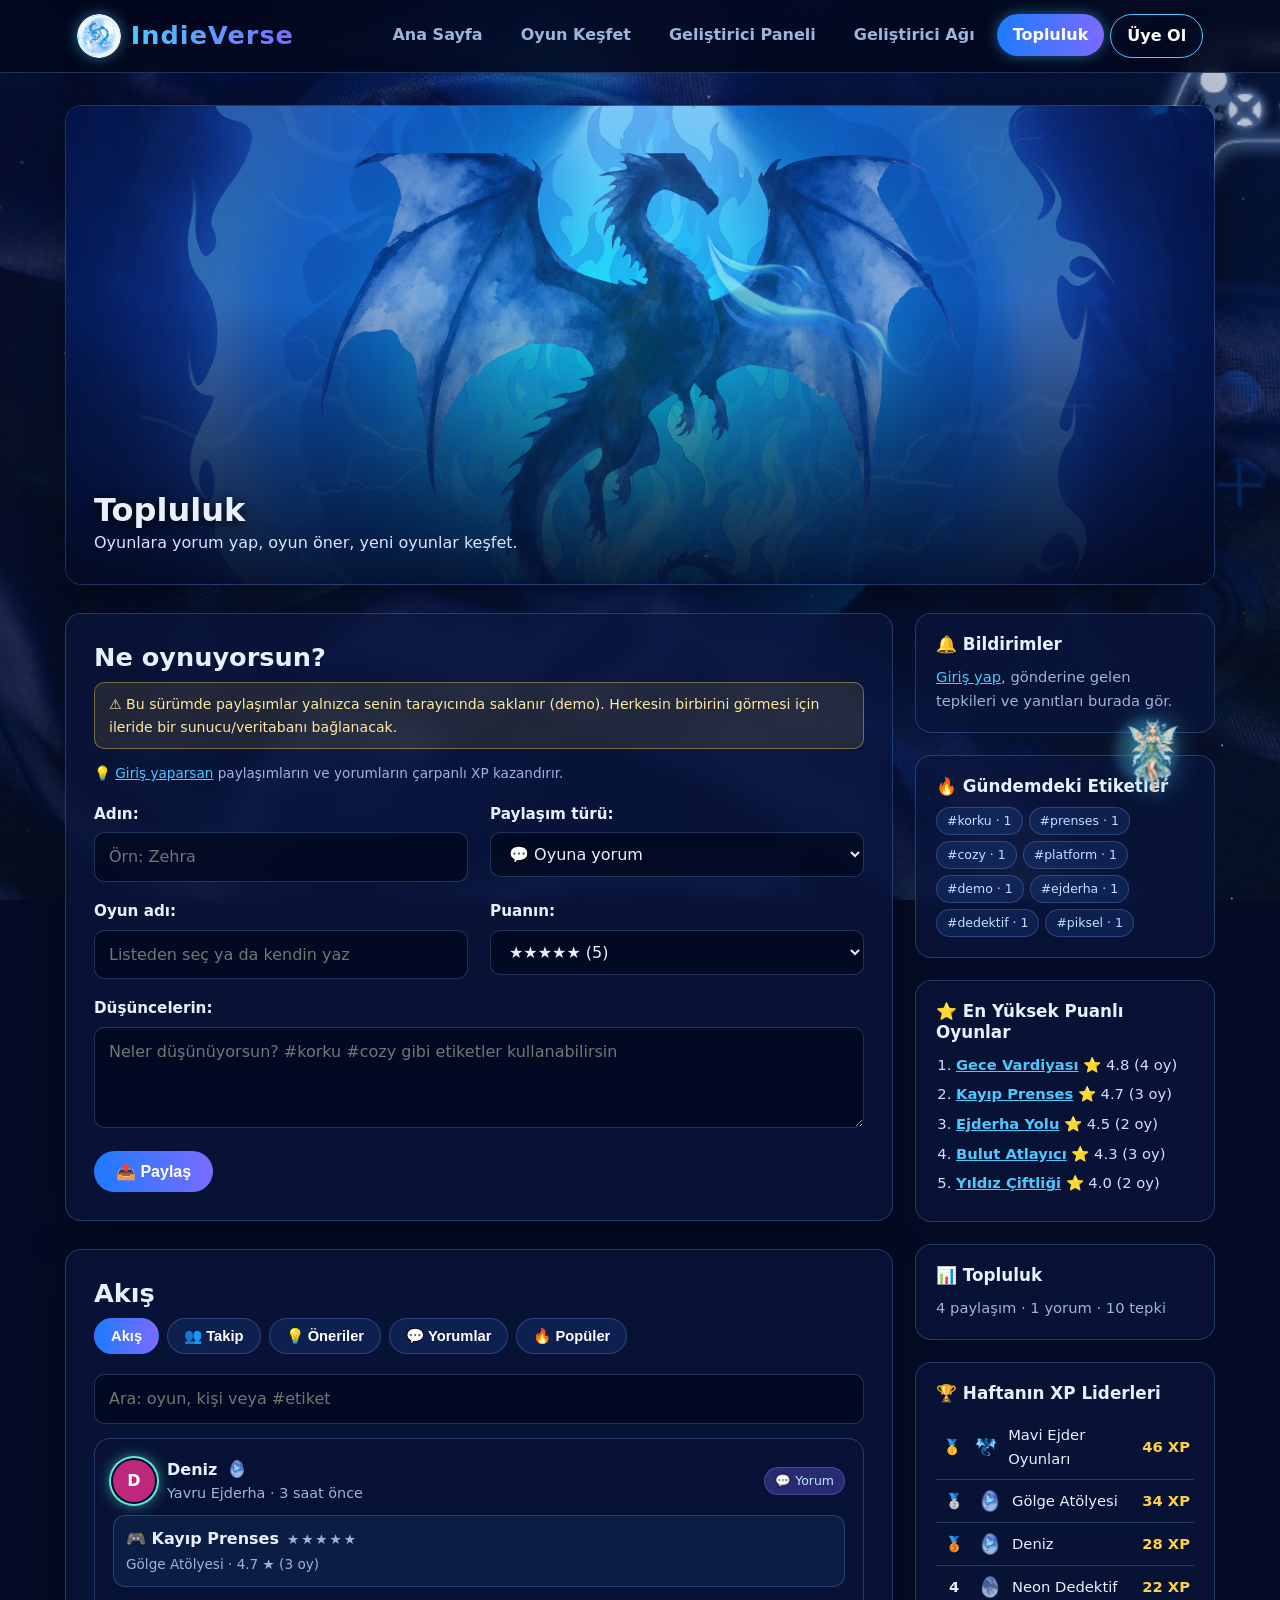
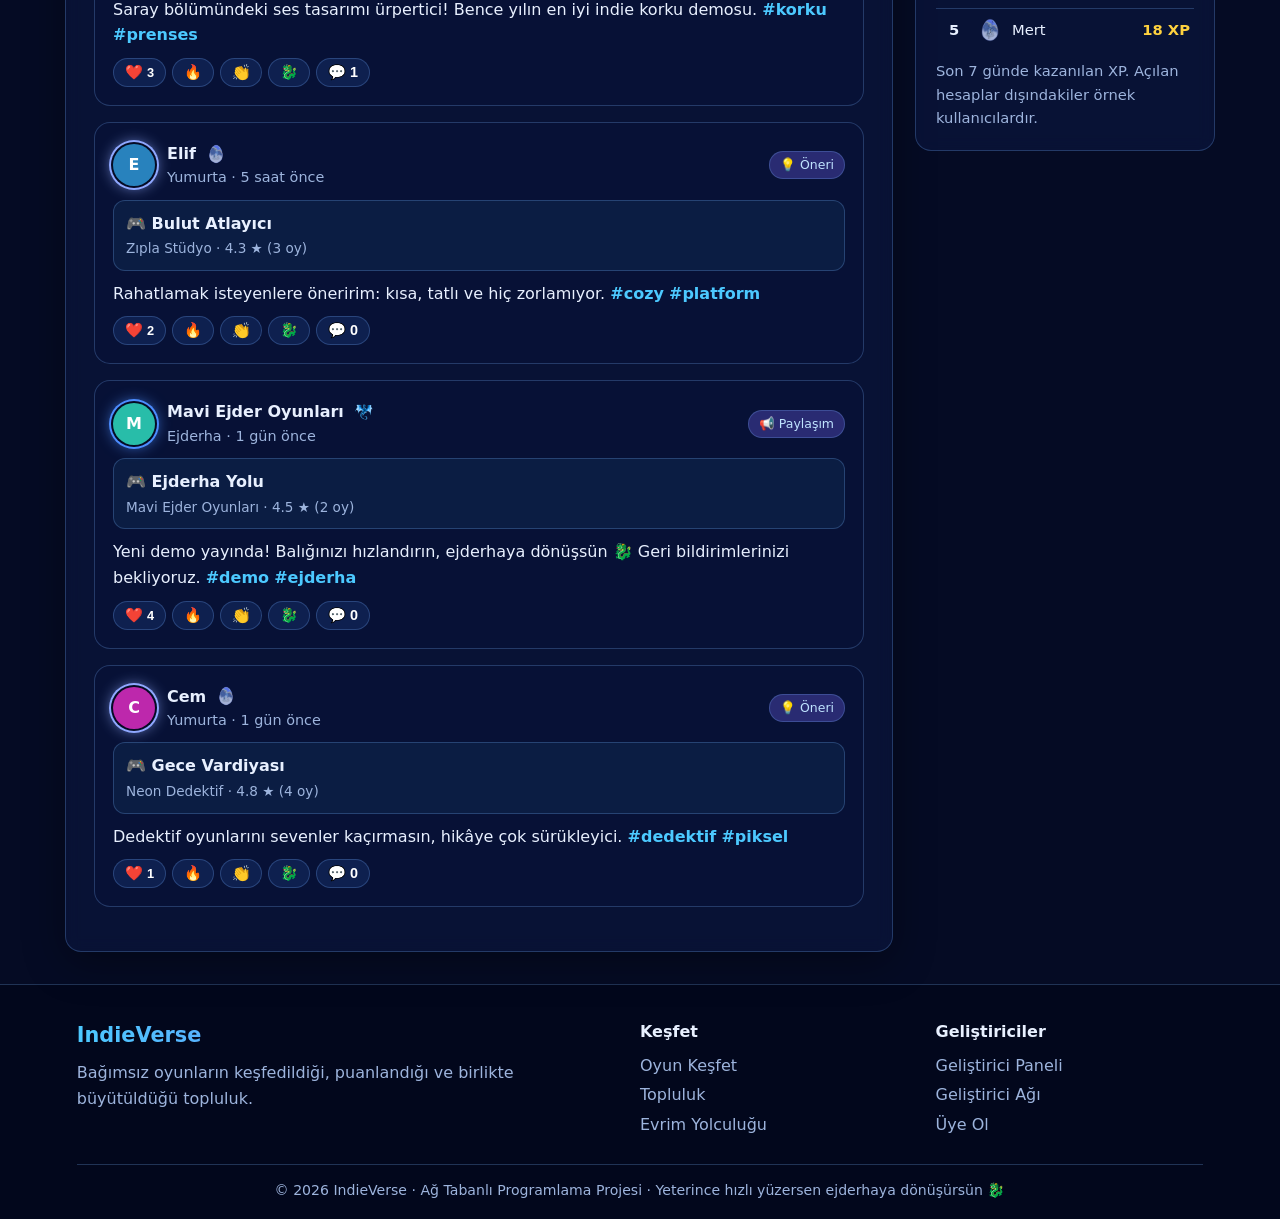
<file: web sitesi/topluluk.html>
<!DOCTYPE html>
<html lang="tr">
<head>
  <meta charset="UTF-8">
  <meta name="viewport" content="width=device-width, initial-scale=1.0">
  <title>IndieVerse - Topluluk</title>
  <link rel="stylesheet" href="css/stil.css">
  <link rel="icon" href="img/favicon.ico" sizes="any">
  <link rel="icon" type="image/png" href="img/ikon-192.png">
  <link rel="apple-touch-icon" href="img/ikon-180.png">
  <meta name="theme-color" content="#050b24">
  <meta name="description" content="IndieVerse: bağımsız oyunları keşfet, puanla, topluluğa katıl ve ejderhaya dönüş.">
</head>
<body>

  <header>
    <h1>IndieVerse</h1>
    <nav>
      <ul>
        <li><a href="index.html">Ana Sayfa</a></li>
        <li><a href="oyuncu.html">Oyun Keşfet</a></li>
        <li><a href="gelistirici.html">Geliştirici Paneli</a></li>
        <li><a href="ag.html">Geliştirici Ağı</a></li>
        <li><a href="topluluk.html" class="aktif">Topluluk</a></li>
        <li><a href="uye.html">Üye Ol</a></li>
      </ul>
    </nav>
  </header>

  <main>
    <div class="banner uzun">
      <img src="img/dragon.png" alt="Mavi ejderha" class="ust-hizala">
      <div class="banner-yazi">
        <h2>Topluluk</h2>
        <p>Oyunlara yorum yap, oyun öner, yeni oyunlar keşfet.</p>
      </div>
    </div>

    <div class="topluluk-izgara">

      <div class="ana-kolon">

        <section id="paylasim-alani">
          <h2>Ne oynuyorsun?</h2>
          <div class="uyari">
            ⚠️ Bu sürümde paylaşımlar yalnızca senin tarayıcında saklanır (demo). Herkesin birbirini görmesi için
            ileride bir sunucu/veritabanı bağlanacak.
          </div>

          <form id="gonderiFormu">
            <div class="form-izgara">
              <p>
                <label for="gKisi">Adın:</label><br>
                <input type="text" id="gKisi" name="kisi" placeholder="Örn: Zehra" required maxlength="30">
              </p>
              <p>
                <label for="gTur">Paylaşım türü:</label><br>
                <select id="gTur" name="tur">
                  <option value="yorum">💬 Oyuna yorum</option>
                  <option value="oneri">💡 Oyun öner</option>
                  <option value="paylasim">📢 Genel paylaşım</option>
                </select>
              </p>
              <p>
                <label for="gOyun">Oyun adı:</label><br>
                <input type="text" id="gOyun" name="oyun" list="oyunListesi" maxlength="60" placeholder="Listeden seç ya da kendin yaz">
                <datalist id="oyunListesi"></datalist>
              </p>
              <p id="puanAlani">
                <label for="gPuan">Puanın:</label><br>
                <select id="gPuan" name="puan">
                  <option value="5">★★★★★ (5)</option>
                  <option value="4">★★★★☆ (4)</option>
                  <option value="3">★★★☆☆ (3)</option>
                  <option value="2">★★☆☆☆ (2)</option>
                  <option value="1">★☆☆☆☆ (1)</option>
                </select>
              </p>
            </div>

            <p>
              <label for="gMetin">Düşüncelerin:</label><br>
              <textarea id="gMetin" name="metin" rows="3" maxlength="400" required
                placeholder="Neler düşünüyorsun? #korku #cozy gibi etiketler kullanabilirsin"></textarea>
            </p>

            <button type="submit">📤 Paylaş</button>
          </form>
        </section>

        <section id="akis-alani">
          <h2>Akış</h2>
          <div class="sekmeler" id="sekmeler">
            <button type="button" class="sekme aktif" data-sekme="akis">Akış</button>
            <button type="button" class="sekme" data-sekme="oneri">💡 Öneriler</button>
            <button type="button" class="sekme" data-sekme="yorum">💬 Yorumlar</button>
            <button type="button" class="sekme" data-sekme="populer">🔥 Popüler</button>
          </div>
          <p><input type="text" id="akisArama" placeholder="Ara: oyun, kişi veya #etiket"></p>
          <div id="akis"></div>
        </section>

      </div>

      <aside class="yan-kolon">
        <div class="yan-kutu">
          <h3>🔥 Gündemdeki Etiketler</h3>
          <div id="etiketBulutu" class="etiketler"></div>
        </div>
        <div class="yan-kutu">
          <h3>⭐ En Yüksek Puanlı Oyunlar</h3>
          <ol id="enIyiler" class="en-iyiler"></ol>
        </div>
        <div class="yan-kutu">
          <h3>📊 Topluluk</h3>
          <p id="istatistik"></p>
        </div>
      </aside>

    </div>
  </main>

  <footer>
    <div class="footer-izgara">
      <div>
        <b class="footer-marka">IndieVerse</b>
        <p>Bağımsız oyunların keşfedildiği, puanlandığı ve birlikte büyütüldüğü topluluk.</p>
      </div>
      <div>
        <b>Keşfet</b>
        <a href="oyuncu.html">Oyun Keşfet</a>
        <a href="topluluk.html">Topluluk</a>
        <a href="index.html#yolculuk">Evrim Yolculuğu</a>
      </div>
      <div>
        <b>Geliştiriciler</b>
        <a href="gelistirici.html">Geliştirici Paneli</a>
        <a href="ag.html">Geliştirici Ağı</a>
        <a href="uye.html">Üye Ol</a>
      </div>
    </div>
    <p class="footer-alt">&copy; 2026 IndieVerse &middot; Ağ Tabanlı Programlama Projesi &middot; Yeterince hızlı yüzersen ejderhaya dönüşürsün 🐉</p>
  </footer>

  <script src="js/ortak.js"></script>
  <script src="js/topluluk.js"></script>
  <script src="js/efekt.js"></script>
  <script src="js/peri.js"></script>
</body>
</html>
</file>
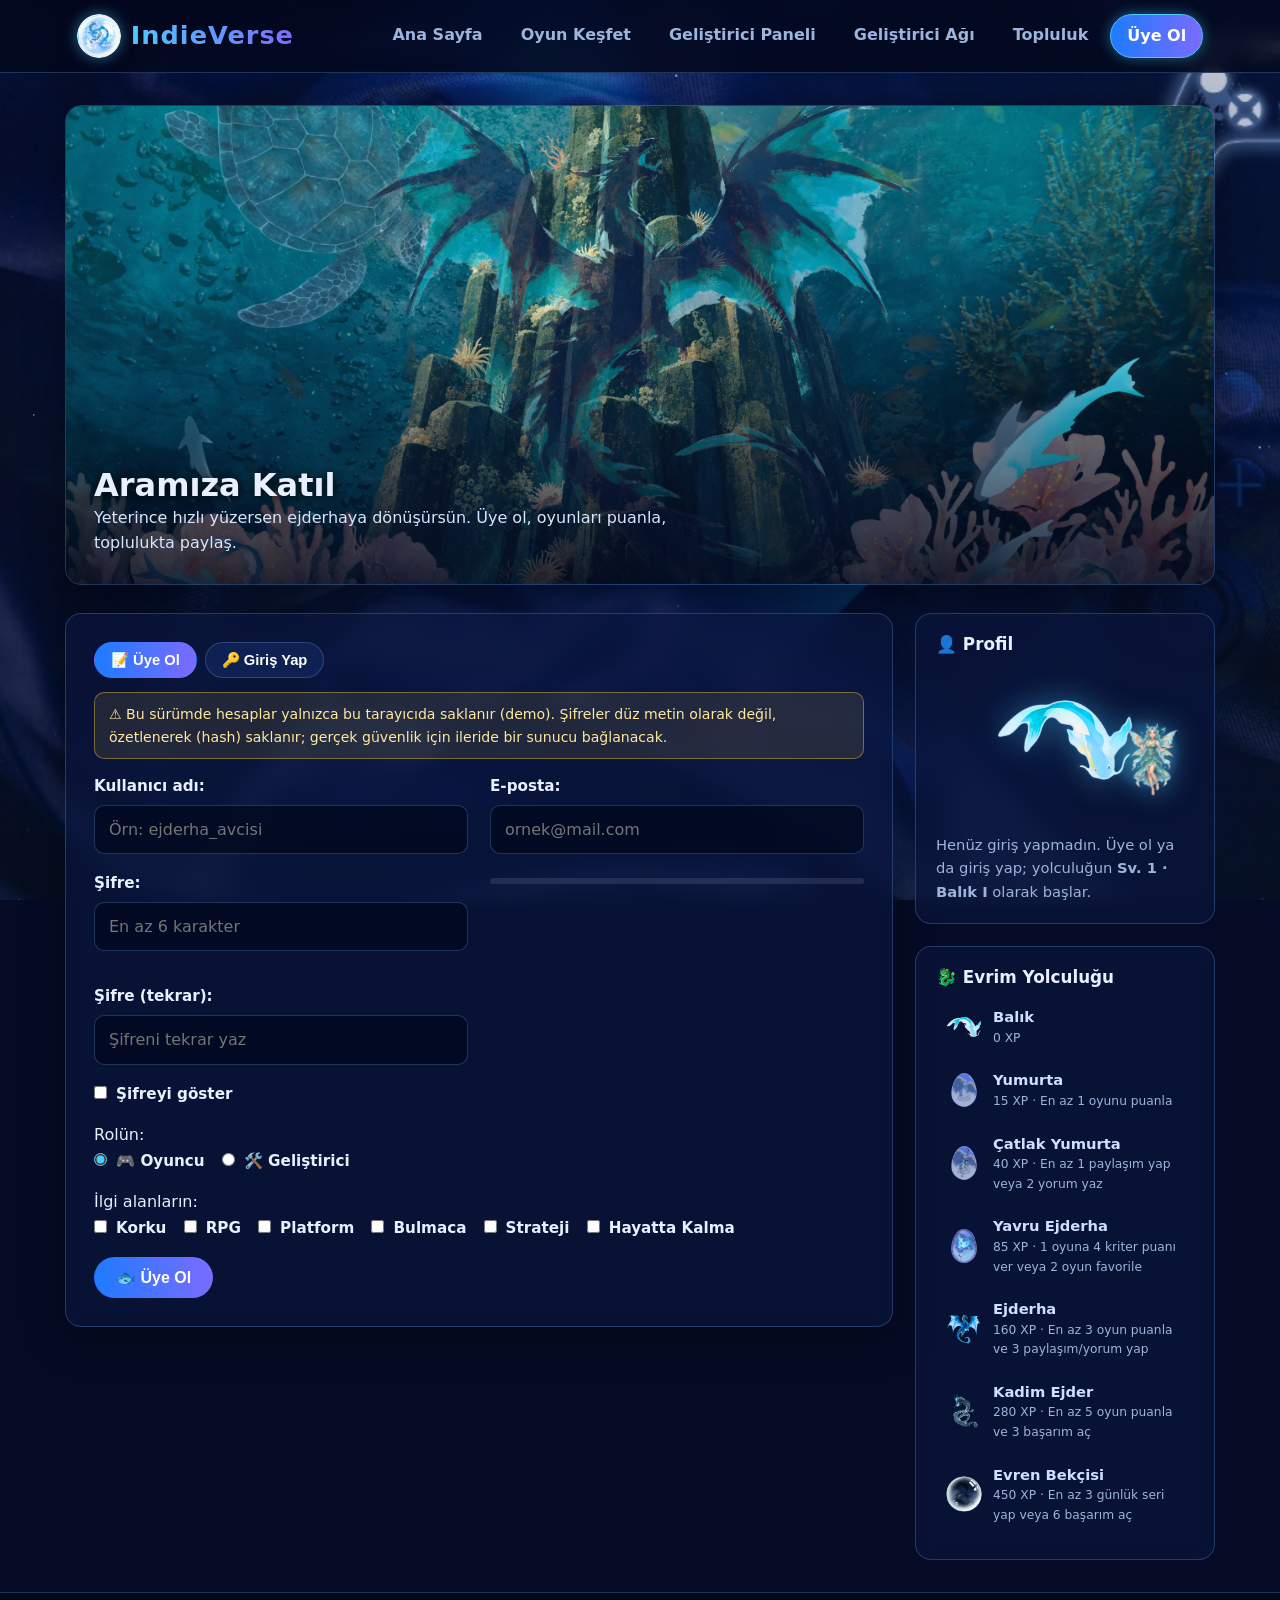
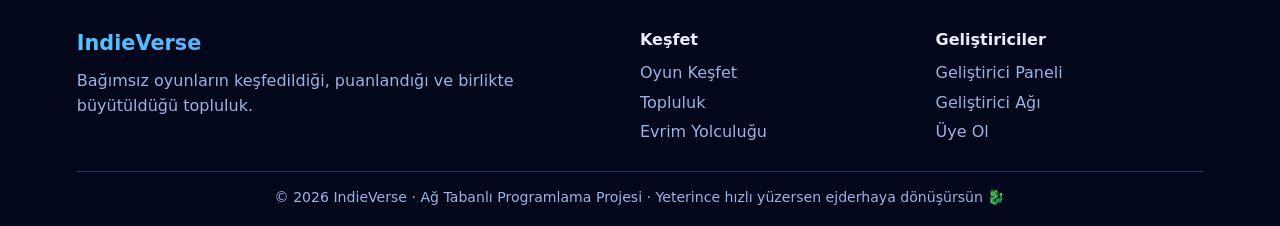
<file: web sitesi/uye.html>
<!DOCTYPE html>
<html lang="tr">
<head>
  <meta charset="UTF-8">
  <meta name="viewport" content="width=device-width, initial-scale=1.0">
  <title>IndieVerse - Üye Ol</title>
  <link rel="stylesheet" href="css/stil.css">
  <link rel="icon" href="img/favicon.ico" sizes="any">
  <link rel="icon" type="image/png" href="img/ikon-192.png">
  <link rel="apple-touch-icon" href="img/ikon-180.png">
  <meta name="theme-color" content="#050b24">
  <meta name="description" content="IndieVerse: bağımsız oyunları keşfet, puanla, topluluğa katıl ve ejderhaya dönüş.">
</head>
<body>

  <header>
    <h1>IndieVerse</h1>
    <nav>
      <ul>
        <li><a href="index.html">Ana Sayfa</a></li>
        <li><a href="oyuncu.html">Oyun Keşfet</a></li>
        <li><a href="gelistirici.html">Geliştirici Paneli</a></li>
        <li><a href="ag.html">Geliştirici Ağı</a></li>
        <li><a href="topluluk.html">Topluluk</a></li>
        <li><a href="uye.html" class="aktif">Üye Ol</a></li>
      </ul>
    </nav>
  </header>

  <main>
    <div class="banner uzun">
      <img src="img/sualti.png" alt="Sualtı dünyası">
      <div class="banner-yazi">
        <h2>Aramıza Katıl</h2>
        <p>Yeterince hızlı yüzersen ejderhaya dönüşürsün. Üye ol, oyunları puanla, toplulukta paylaş.</p>
      </div>
    </div>

    <div class="topluluk-izgara">

      <section id="uye-alani">
        <div class="sekmeler" id="uyeSekmeler">
          <button type="button" class="sekme aktif" data-sekme="kayit">📝 Üye Ol</button>
          <button type="button" class="sekme" data-sekme="giris">🔑 Giriş Yap</button>
        </div>

        <div class="uyari">
          ⚠️ Bu sürümde hesaplar yalnızca bu tarayıcıda saklanır (demo). Şifreler düz metin olarak değil,
          özetlenerek (hash) saklanır; gerçek güvenlik için ileride bir sunucu bağlanacak.
        </div>

        <!-- ===== Kayıt formu ===== -->
        <form id="kayitFormu">
          <div class="form-izgara">
            <p>
              <label for="kKullanici">Kullanıcı adı:</label><br>
              <input type="text" id="kKullanici" name="kullanici" placeholder="Örn: ejderha_avcisi" required maxlength="20">
            </p>
            <p>
              <label for="kEposta">E-posta:</label><br>
              <input type="email" id="kEposta" name="eposta" placeholder="ornek@mail.com" required>
            </p>
            <p>
              <label for="kSifre">Şifre:</label><br>
              <input type="password" id="kSifre" name="sifre" placeholder="En az 6 karakter" required minlength="6" autocomplete="new-password">
              <div class="guc"><div id="gucCubuk"></div></div>
              <small id="gucYazi" class="puan-bilgi"></small>
            </p>
            <p>
              <label for="kSifre2">Şifre (tekrar):</label><br>
              <input type="password" id="kSifre2" name="sifre2" placeholder="Şifreni tekrar yaz" required minlength="6" autocomplete="new-password">
            </p>
          </div>

          <p>
            <input type="checkbox" id="sifreGoster">
            <label for="sifreGoster">Şifreyi göster</label>
          </p>

          <p>
            Rolün:<br>
            <input type="radio" id="rolOyuncu" name="rol" value="oyuncu" checked>
            <label for="rolOyuncu">🎮 Oyuncu</label>
            <input type="radio" id="rolGelistirici" name="rol" value="gelistirici">
            <label for="rolGelistirici">🛠️ Geliştirici</label>
          </p>

          <p>
            İlgi alanların:<br>
            <input type="checkbox" id="ilgiKorku" name="ilgi" value="korku">
            <label for="ilgiKorku">Korku</label>
            <input type="checkbox" id="ilgiRpg" name="ilgi" value="rpg">
            <label for="ilgiRpg">RPG</label>
            <input type="checkbox" id="ilgiPlatform" name="ilgi" value="platform">
            <label for="ilgiPlatform">Platform</label>
            <input type="checkbox" id="ilgiBulmaca" name="ilgi" value="bulmaca">
            <label for="ilgiBulmaca">Bulmaca</label>
            <input type="checkbox" id="ilgiStrateji" name="ilgi" value="strateji">
            <label for="ilgiStrateji">Strateji</label>
            <input type="checkbox" id="ilgiHayatta" name="ilgi" value="hayatta-kalma">
            <label for="ilgiHayatta">Hayatta Kalma</label>
          </p>

          <button type="submit">🐟 Üye Ol</button>
        </form>

        <!-- ===== Giriş formu ===== -->
        <form id="girisFormu" hidden>
          <p>
            <label for="gKimlik">Kullanıcı adı veya e-posta:</label><br>
            <input type="text" id="gKimlik" name="kimlik" placeholder="ejderha_avcisi veya ornek@mail.com" required>
          </p>
          <p>
            <label for="gSifre">Şifre:</label><br>
            <input type="password" id="gSifre" name="sifre" placeholder="Şifren" required autocomplete="current-password">
          </p>
          <button type="submit">🔑 Giriş Yap</button>
        </form>

        <div id="uyeMesaj" class="uye-mesaj" hidden></div>
      </section>

      <aside class="yan-kolon">
        <div class="yan-kutu" id="profilKutusu"></div>
        <div class="yan-kutu">
          <h3>🐉 Evrim Yolculuğu</h3>
          <ul class="seviye-liste" id="seviyeListe"></ul>
        </div>
      </aside>

    </div>
  </main>

  <footer>
    <div class="footer-izgara">
      <div>
        <b class="footer-marka">IndieVerse</b>
        <p>Bağımsız oyunların keşfedildiği, puanlandığı ve birlikte büyütüldüğü topluluk.</p>
      </div>
      <div>
        <b>Keşfet</b>
        <a href="oyuncu.html">Oyun Keşfet</a>
        <a href="topluluk.html">Topluluk</a>
        <a href="index.html#yolculuk">Evrim Yolculuğu</a>
      </div>
      <div>
        <b>Geliştiriciler</b>
        <a href="gelistirici.html">Geliştirici Paneli</a>
        <a href="ag.html">Geliştirici Ağı</a>
        <a href="uye.html">Üye Ol</a>
      </div>
    </div>
    <p class="footer-alt">&copy; 2026 IndieVerse &middot; Ağ Tabanlı Programlama Projesi &middot; Yeterince hızlı yüzersen ejderhaya dönüşürsün 🐉</p>
  </footer>

  <script src="js/ortak.js"></script>
  <script src="js/uye.js"></script>
  <script src="js/efekt.js"></script>
  <script src="js/peri.js"></script>
</body>
</html>
</file>
<file: web sitesi/css/stil.css>
/* ================= IndieVerse - Ortak Stil ================= */
:root {
  --bg: #050b24;
  --panel: rgba(10, 22, 60, 0.72);
  --panel-acik: rgba(30, 60, 130, 0.35);
  --kenar: rgba(120, 180, 255, 0.25);
  --vurgu: #4cc9ff;
  --vurgu2: #7b6bff;
  --metin: #e8f0ff;
  --soluk: #9db4dd;
  --yildiz: #ffd23f;
  --radius: 16px;
}

* { box-sizing: border-box; margin: 0; padding: 0; }

body {
  font-family: "Segoe UI", system-ui, -apple-system, Roboto, sans-serif;
  color: var(--metin);
  line-height: 1.6;
  min-height: 100vh;
  background-color: var(--bg);
  background-image: url("../img/arkaplan.jpg"), url("../img/arkaplan.png");
  background-size: cover;
  background-position: center;
  background-attachment: fixed;
  display: flex;
  flex-direction: column;
}

h1, h2, h3 { line-height: 1.25; }
a { color: var(--vurgu); }

/* ---------- Üst menü ---------- */
header {
  position: sticky;
  top: 0;
  z-index: 50;
  display: flex;
  align-items: center;
  justify-content: space-between;
  flex-wrap: wrap;
  gap: 12px;
  padding: 14px 6vw;
  background: rgba(3, 8, 28, 0.85);
  backdrop-filter: blur(10px);
  border-bottom: 1px solid var(--kenar);
}
header h1 {
  font-size: 1.6rem;
  letter-spacing: 1px;
  background: linear-gradient(90deg, var(--vurgu), var(--vurgu2));
  -webkit-background-clip: text;
  background-clip: text;
  color: transparent;
}
nav ul { list-style: none; display: flex; gap: 6px; flex-wrap: wrap; }
nav a {
  display: block;
  padding: 8px 16px;
  border-radius: 999px;
  text-decoration: none;
  color: var(--soluk);
  font-weight: 600;
  transition: .2s;
}
nav a:hover { color: #fff; background: var(--panel-acik); }
nav a.aktif {
  color: #fff;
  background: linear-gradient(90deg, #1d7bff, var(--vurgu2));
  box-shadow: 0 0 14px rgba(76, 201, 255, .45);
}

/* ---------- Ana yerleşim ---------- */
main {
  flex: 1;
  width: min(1150px, 92%);
  margin: 32px auto;
  display: flex;
  flex-direction: column;
  gap: 28px;
}
section {
  background: var(--panel);
  border: 1px solid var(--kenar);
  border-radius: var(--radius);
  padding: 28px;
  backdrop-filter: blur(8px);
  box-shadow: 0 10px 40px rgba(0, 0, 0, .35);
}
section > h2 { margin-bottom: 8px; font-size: 1.6rem; }
section > p { color: var(--soluk); margin-bottom: 14px; }
hr { display: none; }

/* ---------- Banner (ejderha görselleri) ---------- */
.banner {
  position: relative;
  min-height: 300px;
  border-radius: var(--radius);
  overflow: hidden;
  border: 1px solid var(--kenar);
  display: flex;
  align-items: flex-end;
  box-shadow: 0 10px 40px rgba(0, 0, 0, .45);
}
.banner img {
  position: absolute; inset: 0;
  width: 100%; height: 100%;
  object-fit: cover;
}
.banner::after {
  content: ""; position: absolute; inset: 0;
  background: linear-gradient(to top, rgba(3, 8, 28, .85), transparent 60%);
}
.banner-yazi { position: relative; z-index: 2; padding: 28px; }
.banner-yazi h2 { font-size: 2rem; text-shadow: 0 2px 12px #000; }
.banner-yazi p { color: #d6e6ff; max-width: 620px; }

/* ---------- Kartlar ---------- */
.rol-kapsayici {
  display: flex;
  flex-wrap: wrap;
  gap: 22px;
  background: none;
  border: none;
  padding: 0;
  box-shadow: none;
}
.rol-kart {
  flex: 1 1 320px;
  position: relative;
  overflow: hidden;
  background: var(--panel);
  border: 1px solid var(--kenar);
  border-radius: var(--radius);
  padding: 26px;
  transition: transform .25s, box-shadow .25s;
}
.rol-kart:hover { transform: translateY(-6px); box-shadow: 0 14px 36px rgba(76, 201, 255, .25); }
.rol-kart h3 { margin-bottom: 8px; font-size: 1.35rem; }
.rol-kart p { color: var(--soluk); margin-bottom: 8px; }
.rol-ozellikler { margin: 10px 0 18px 20px; color: #cfe0ff; }
.rol-ozellikler li { margin-bottom: 4px; }

.gelistirici-kart::before {
  content: ""; position: absolute; inset: 0; z-index: 0;
  background: url("../img/dragon.png") center/cover;
  opacity: .22;
}
.gelistirici-kart > * { position: relative; z-index: 1; }

.rol-buton, button, .buton {
  display: inline-block;
  border: none;
  cursor: pointer;
  padding: 11px 22px;
  border-radius: 999px;
  font-size: 1rem;
  font-weight: 700;
  color: #fff;
  text-decoration: none;
  background: linear-gradient(90deg, #1d7bff, var(--vurgu2));
  transition: .2s;
}
.rol-buton:hover, button:hover, .buton:hover {
  transform: translateY(-2px);
  box-shadow: 0 0 18px rgba(76, 201, 255, .6);
}
button.ikincil { background: var(--panel-acik); border: 1px solid var(--kenar); }

/* ---------- Formlar ---------- */
form p { margin-bottom: 16px; }
label { font-weight: 600; font-size: .95rem; }
input[type="text"], input[type="email"], input[type="date"], input[type="url"],
select, textarea {
  width: 100%;
  margin-top: 6px;
  padding: 11px 14px;
  color: var(--metin);
  background: rgba(2, 8, 30, .75);
  border: 1px solid var(--kenar);
  border-radius: 10px;
  font: inherit;
}
input:focus, select:focus, textarea:focus {
  outline: none;
  border-color: var(--vurgu);
  box-shadow: 0 0 0 3px rgba(76, 201, 255, .25);
}
select option { background: #07123a; }
input[type="radio"], input[type="checkbox"] { accent-color: var(--vurgu); margin: 0 4px 0 12px; }
input[type="radio"]:first-of-type, input[type="checkbox"]:first-of-type { margin-left: 0; }
.form-izgara { display: grid; grid-template-columns: repeat(auto-fit, minmax(260px, 1fr)); gap: 0 22px; }

/* ---------- Oyun kartları (JS ile üretilir) ---------- */
.oyun-izgara { display: grid; grid-template-columns: repeat(auto-fill, minmax(300px, 1fr)); gap: 20px; }
.oyun-kart {
  background: rgba(8, 18, 55, .8);
  border: 1px solid var(--kenar);
  border-radius: var(--radius);
  padding: 20px;
  display: flex; flex-direction: column; gap: 10px;
}
.oyun-kart h3 { font-size: 1.2rem; }
.studyo { color: var(--soluk); font-size: .9rem; }
.etiketler { display: flex; flex-wrap: wrap; gap: 6px; }
.etiket {
  font-size: .78rem; padding: 3px 10px; border-radius: 999px;
  background: var(--panel-acik); border: 1px solid var(--kenar); color: #bfe3ff;
}
.etiket.durum { background: rgba(123, 107, 255, .3); }
.amac { font-size: .9rem; color: #cfe0ff; }
.amac b { color: var(--vurgu); }

.yildizlar { display: inline-flex; gap: 2px; font-size: 1.5rem; }
.yildiz { cursor: pointer; color: #3a4a7a; transition: .15s; user-select: none; }
.yildiz.dolu { color: var(--yildiz); }
.yildiz:hover { transform: scale(1.25); }
.puan-bilgi { font-size: .85rem; color: var(--soluk); }

.geri-bildirim { border-top: 1px solid var(--kenar); padding-top: 10px; }
.geri-bildirim summary { cursor: pointer; font-weight: 600; color: var(--vurgu); }
.yorum { background: rgba(255, 255, 255, .05); border-radius: 8px; padding: 8px 12px; margin-top: 8px; font-size: .9rem; }
.yorum b { color: var(--vurgu); }
.bos-mesaj { text-align: center; padding: 30px; color: var(--soluk); }

/* ---------- Ağ sayfası ---------- */
.iki-kolon { display: grid; grid-template-columns: repeat(auto-fit, minmax(340px, 1fr)); gap: 24px; }
.sohbet-kutu {
  height: 320px; overflow-y: auto; padding: 12px;
  background: rgba(2, 8, 30, .7);
  border: 1px solid var(--kenar); border-radius: 12px; margin-bottom: 12px;
}
.mesaj { margin-bottom: 10px; }
.mesaj small { color: var(--soluk); }
.mesaj b { color: var(--vurgu); }
.ilan { background: rgba(8, 18, 55, .8); border: 1px solid var(--kenar); border-radius: 12px; padding: 14px; margin-bottom: 12px; }
.ilan h4 { margin-bottom: 4px; }
.uyari {
  background: rgba(255, 210, 63, .1); border: 1px solid rgba(255, 210, 63, .4);
  color: #ffe9a0; padding: 10px 14px; border-radius: 10px; font-size: .88rem; margin-bottom: 14px;
}

/* ---------- Tablo ---------- */
.tablo-kutu { overflow-x: auto; }
table { width: 100%; border-collapse: collapse; min-width: 640px; }
caption { text-align: left; padding-bottom: 10px; color: var(--soluk); }
th, td { padding: 12px 14px; text-align: left; border-bottom: 1px solid var(--kenar); }
th { background: var(--panel-acik); color: var(--vurgu); }
tbody tr:hover { background: rgba(76, 201, 255, .08); }

/* ---------- Alt bilgi ---------- */
footer {
  text-align: center; padding: 20px; color: var(--soluk);
  background: rgba(3, 8, 28, .85); border-top: 1px solid var(--kenar);
}

@media (max-width: 640px) {
  section { padding: 18px; }
  .banner-yazi h2 { font-size: 1.5rem; }
}

/* ================= GÖRSEL GÜÇLENDİRME ================= */

/* --- Banner düzeltmesi: ejderhanın kafası görünsün --- */
.banner.uzun { min-height: clamp(300px, 42vw, 480px); }
.banner img.ust-hizala { object-position: center 20%; }

/* Banner görseli çok yavaş yakınlaşıp uzaklaşır */
.banner img {
  transform-origin: center 20%;
  animation: yavasYakin 20s ease-in-out infinite alternate;
}
@keyframes yavasYakin {
  from { transform: scale(1); }
  to   { transform: scale(1.07); }
}

/* --- Arka planda süzülen yıldızlar (efekt.js çizer) --- */
#yildizKatman {
  position: fixed;
  inset: 0;
  z-index: -1;
  pointer-events: none;
}

/* --- Kaydırınca yumuşak belirme --- */
.gizli { opacity: 0; }
.gorundu { animation: belir .7s ease backwards; }
@keyframes belir {
  from { opacity: 0; transform: translateY(24px); }
  to   { opacity: 1; transform: none; }
}

/* --- Oyun kartlarına hover parlaması --- */
.oyun-kart { transition: transform .25s, box-shadow .25s, border-color .25s; }
.oyun-kart:hover {
  transform: translateY(-4px);
  border-color: var(--vurgu);
  box-shadow: 0 10px 28px rgba(76, 201, 255, .22);
}

/* --- Mobil menü butonu (efekt.js ekler) --- */
.menu-btn {
  display: none;
  padding: 8px 14px;
  font-size: 1.2rem;
  background: var(--panel-acik);
  border: 1px solid var(--kenar);
}
@media (max-width: 700px) {
  .menu-btn { display: inline-block; }
  header nav { width: 100%; display: none; }
  header nav.acik { display: block; }
  nav ul { flex-direction: column; }
}

/* Hareketi sevmeyen kullanıcılar için animasyonları kapat */
@media (prefers-reduced-motion: reduce) {
  .banner img, .gorundu { animation: none; }
}

/* ================= TOPLULUK SAYFASI ================= */
.topluluk-izgara {
  display: grid;
  grid-template-columns: minmax(0, 1fr) 300px;
  gap: 22px;
  align-items: start;
}
.ana-kolon { display: flex; flex-direction: column; gap: 28px; min-width: 0; }
.yan-kolon { display: flex; flex-direction: column; gap: 22px; position: sticky; top: 90px; }
.yan-kutu {
  background: var(--panel);
  border: 1px solid var(--kenar);
  border-radius: var(--radius);
  padding: 20px;
  backdrop-filter: blur(8px);
}
.yan-kutu h3 { font-size: 1.05rem; margin-bottom: 10px; }
.yan-kutu p { color: var(--soluk); font-size: .92rem; }
.etiket.tikla { cursor: pointer; }
.etiket.tikla:hover { border-color: var(--vurgu); color: #fff; }
.en-iyiler { margin-left: 20px; color: #cfe0ff; font-size: .92rem; }
.en-iyiler li { margin-bottom: 6px; }

.sekmeler { display: flex; flex-wrap: wrap; gap: 8px; margin-bottom: 14px; }
.sekme {
  padding: 8px 16px;
  font-size: .92rem;
  background: var(--panel-acik);
  border: 1px solid var(--kenar);
}
.sekme.aktif {
  background: linear-gradient(90deg, #1d7bff, var(--vurgu2));
  border-color: transparent;
}

.gonderi {
  background: rgba(8, 18, 55, .8);
  border: 1px solid var(--kenar);
  border-radius: var(--radius);
  padding: 18px;
  margin-bottom: 16px;
  display: flex;
  flex-direction: column;
  gap: 10px;
}
.g-ust { display: flex; align-items: center; gap: 12px; }
.g-ust .g-tur { margin-left: auto; }
.avatar {
  width: 42px; height: 42px;
  border-radius: 50%;
  display: grid; place-items: center;
  font-weight: 700; color: #fff;
  flex-shrink: 0;
  box-shadow: 0 0 12px rgba(76, 201, 255, .35);
}
.g-yildiz { color: var(--yildiz); letter-spacing: 2px; margin-left: 8px; }
.g-metin { color: var(--metin); white-space: pre-wrap; word-break: break-word; }
.hashtag { color: var(--vurgu); text-decoration: none; font-weight: 600; }
.hashtag:hover { text-decoration: underline; }
.g-aksiyon { display: flex; gap: 8px; }
.g-aksiyon button { padding: 6px 14px; font-size: .9rem; }
.g-aksiyon .begendi { border-color: #ff6b8b; }
.g-yorumlar { border-top: 1px solid var(--kenar); padding-top: 10px; }
.g-yorum-formu { margin-top: 10px; display: grid; gap: 8px; }
.g-yorum-formu p { margin: 0; }

@media (max-width: 960px) {
  .topluluk-izgara { grid-template-columns: 1fr; }
  .yan-kolon { position: static; }
}

/* ================= ÜYELİK SAYFASI + LOGO ================= */

/* Şifre kutusu diğer kutularla aynı görünsün */
input[type="password"] {
  width: 100%;
  margin-top: 6px;
  padding: 11px 14px;
  color: var(--metin);
  background: rgba(2, 8, 30, .75);
  border: 1px solid var(--kenar);
  border-radius: 10px;
  font: inherit;
}
input[type="password"]:focus {
  outline: none;
  border-color: var(--vurgu);
  box-shadow: 0 0 0 3px rgba(76, 201, 255, .25);
}

/* Şifre gücü çubuğu */
.guc {
  display: block;
  height: 6px;
  background: rgba(255, 255, 255, .1);
  border-radius: 999px;
  overflow: hidden;
  margin-top: 8px;
}
.guc > div { height: 100%; width: 0; transition: width .25s, background .25s; }

/* Bilgi / hata mesajları */
.uye-mesaj {
  padding: 10px 14px;
  border-radius: 10px;
  margin-top: 14px;
  font-size: .92rem;
}
.uye-mesaj.hata {
  background: rgba(255, 107, 139, .12);
  border: 1px solid rgba(255, 107, 139, .45);
  color: #ffb3c4;
}
.uye-mesaj.ok {
  background: rgba(125, 255, 176, .1);
  border: 1px solid rgba(125, 255, 176, .4);
  color: #7dffb0;
}

/* Profil kartı */
.profil-ust { display: flex; align-items: center; gap: 12px; margin-bottom: 10px; }
.avatar.buyuk { width: 56px; height: 56px; font-size: 1.4rem; }
.seviye-satir { font-size: 1.05rem; color: var(--metin) !important; }
.seviye-liste { list-style: none; color: #cfe0ff; font-size: .92rem; }
.seviye-liste li { margin-bottom: 6px; }

/* Logo (efekt.js menüye ekler) */
.marka { display: flex; align-items: center; gap: 10px; text-decoration: none; }
.logo {
  width: 44px; height: 44px;
  border-radius: 50%;
  object-fit: cover;
  box-shadow: 0 0 14px rgba(76, 201, 255, .5);
}

/* Menüdeki "Üye Ol" bağlantısı öne çıksın */
nav a[href="uye.html"] { border: 1px solid var(--vurgu); color: #fff; }

/* ================= ANA SAYFA BANNER (sloganlı görsel tam görünsün) ================= */
.banner.tam { min-height: 0; aspect-ratio: 16 / 9; max-height: 520px; }
.banner.tam::after { display: none; }
.banner.tam img { animation: none; }

/* ================= PUANLAMA SİSTEMİ ================= */
.puan-kutu {
  background: rgba(255, 255, 255, .04);
  border: 1px solid var(--kenar);
  border-radius: 12px;
  padding: 12px 14px;
  display: flex;
  flex-direction: column;
  gap: 8px;
}
.puan-ort { display: flex; align-items: center; gap: 10px; flex-wrap: wrap; }
.puan-sayi { font-size: 1.8rem; font-weight: 800; color: var(--yildiz); line-height: 1; }
.yildiz-ort {
  position: relative; display: inline-block;
  font-size: 1.3rem; letter-spacing: 2px; line-height: 1; color: #3a4a7a;
}
.yildiz-ort::before {
  content: "★★★★★";
  position: absolute; left: 0; top: 0;
  width: var(--yuzde); overflow: hidden; white-space: nowrap; color: var(--yildiz);
}
.senin-puan { display: flex; align-items: center; gap: 10px; flex-wrap: wrap; }
.yildizlar.kucuk { font-size: 1.1rem; }
button.mini { padding: 2px 10px; font-size: .78rem; }
.cubuk-satir {
  display: grid; grid-template-columns: 72px 1fr 34px; gap: 8px; align-items: center;
  font-size: .85rem; color: var(--soluk); margin-top: 6px;
}
.cubuk-satir.kriter-oy { grid-template-columns: 72px 1fr; }
.cubuk { height: 8px; background: rgba(255, 255, 255, .1); border-radius: 999px; overflow: hidden; }
.cubuk > div { height: 100%; background: linear-gradient(90deg, #1d7bff, var(--vurgu2)); }
.cubuk.yildizli > div { background: linear-gradient(90deg, #ffb84c, var(--yildiz)); }

/* ================= PROFESYONEL GÖRÜNÜM ================= */
.nav-rozet { width: 22px; height: 22px; object-fit: contain; vertical-align: middle; margin-right: 2px; }
nav a[href="uye.html"] { display: inline-flex; align-items: center; gap: 4px; }

.hero { text-align: center; padding: 44px 28px; }
.hero h2 {
  font-size: clamp(1.9rem, 4.5vw, 3rem) !important;
  margin: 14px 0 12px !important;
  background: linear-gradient(90deg, #fff, var(--vurgu), var(--vurgu2));
  -webkit-background-clip: text; background-clip: text; color: transparent;
}
.hero > p { max-width: 720px; margin: 0 auto 22px !important; font-size: 1.05rem; }
.hero-butonlar { display: flex; flex-wrap: wrap; gap: 12px; justify-content: center; margin-bottom: 30px; }
.buton.ikincil-buton { background: var(--panel-acik); border: 1px solid var(--kenar); }

.istatistik-seridi {
  display: grid; grid-template-columns: repeat(auto-fit, minmax(120px, 1fr)); gap: 14px;
  max-width: 760px; margin: 0 auto;
}
.istatistik-seridi > div {
  background: rgba(2, 8, 30, .55); border: 1px solid var(--kenar); border-radius: 14px; padding: 14px 8px;
}
.istatistik-seridi b { display: block; font-size: 1.9rem; color: var(--vurgu); line-height: 1.1; }
.istatistik-seridi span { font-size: .85rem; color: var(--soluk); }

.ozellik-izgara { display: grid; grid-template-columns: repeat(auto-fit, minmax(230px, 1fr)); gap: 18px; margin-top: 8px; }
.ozellik {
  background: rgba(8, 18, 55, .8); border: 1px solid var(--kenar); border-radius: var(--radius);
  padding: 22px; transition: transform .25s, border-color .25s, box-shadow .25s;
}
.ozellik:hover { transform: translateY(-4px); border-color: var(--vurgu); box-shadow: 0 10px 28px rgba(76, 201, 255, .2); }
.ozellik-ikon { font-size: 2rem; display: block; margin-bottom: 8px; }
.ozellik h3 { font-size: 1.1rem; margin-bottom: 6px; }
.ozellik p { color: var(--soluk); font-size: .92rem; margin: 0 !important; }

.adimlar { display: grid; grid-template-columns: repeat(auto-fit, minmax(220px, 1fr)); gap: 18px; }
.adim { text-align: center; padding: 10px 14px; }
.adim-no {
  display: inline-grid; place-items: center; width: 46px; height: 46px; border-radius: 50%;
  font-weight: 800; font-size: 1.2rem; color: #fff; margin-bottom: 10px;
  background: linear-gradient(135deg, #1d7bff, var(--vurgu2)); box-shadow: 0 0 16px rgba(76, 201, 255, .5);
}
.adim p { color: var(--soluk); margin: 0 !important; font-size: .92rem; }

.vitrin {
  background: rgba(8, 18, 55, .8); border: 1px solid var(--kenar); border-radius: var(--radius);
  padding: 22px; display: flex; flex-direction: column; gap: 8px; align-items: flex-start;
}
.vitrin h3 { font-size: 1.5rem; }

.seviye-izgara { display: grid; grid-template-columns: repeat(auto-fit, minmax(220px, 1fr)); gap: 18px; }
.seviye-kart {
  position: relative; text-align: center; background: rgba(8, 18, 55, .8);
  border: 1px solid var(--kenar); border-radius: var(--radius); padding: 22px 16px;
  display: flex; flex-direction: column; align-items: center; gap: 8px;
  transition: transform .25s, border-color .25s, box-shadow .25s;
}
.seviye-kart:hover { transform: translateY(-6px); border-color: var(--vurgu); box-shadow: 0 14px 34px rgba(76, 201, 255, .25); }
.seviye-kart img { width: 130px; height: 130px; object-fit: contain; filter: drop-shadow(0 0 14px rgba(76, 201, 255, .35)); }
.seviye-kart .sira {
  position: absolute; top: 12px; left: 12px; width: 28px; height: 28px; border-radius: 50%;
  display: grid; place-items: center; font-size: .85rem; font-weight: 700; background: var(--panel-acik); border: 1px solid var(--kenar);
}
.seviye-kart h3 { font-size: 1.15rem; }
.seviye-kart .etiketler { justify-content: center; }
.seviye-esik { color: var(--yildiz); font-weight: 700; font-size: .9rem; margin: 0 !important; }
.seviye-slogan { color: #cfe0ff !important; font-style: italic; margin: 0 !important; }

.cta { text-align: center; padding: 40px 28px; background: linear-gradient(135deg, rgba(29, 123, 255, .25), rgba(123, 107, 255, .25)); }
.cta p { margin-bottom: 18px !important; }

.rozet-ortala { text-align: center; margin-bottom: 10px; }
.rozet-buyuk { width: 150px; height: 150px; object-fit: contain; filter: drop-shadow(0 0 16px rgba(76, 201, 255, .45)); animation: suz 4s ease-in-out infinite alternate; }
@keyframes suz { from { transform: translateY(0); } to { transform: translateY(-8px); } }
.ilerleme { height: 10px; background: rgba(255, 255, 255, .1); border-radius: 999px; overflow: hidden; margin: 6px 0; }
.ilerleme > div { height: 100%; background: linear-gradient(90deg, #1d7bff, var(--vurgu), var(--vurgu2)); transition: width .5s; }
.seviye-liste li { display: flex; align-items: center; gap: 10px; padding: 6px 8px; border-radius: 10px; border: 1px solid transparent; }
.seviye-liste img { width: 38px; height: 38px; object-fit: contain; }
.seviye-liste small { display: block; color: var(--soluk); }
.seviye-liste li.aktif { border-color: var(--vurgu); background: rgba(76, 201, 255, .1); }
.seviye-liste li.kilitli img { filter: grayscale(1) brightness(.6); opacity: .6; }

footer { text-align: left; padding: 34px 6vw 18px; }
.footer-izgara { display: grid; grid-template-columns: 2fr 1fr 1fr; gap: 28px; margin-bottom: 22px; }
.footer-izgara b { display: block; color: var(--metin); margin-bottom: 8px; }
.footer-marka { font-size: 1.3rem; background: linear-gradient(90deg, var(--vurgu), var(--vurgu2)); -webkit-background-clip: text; background-clip: text; color: transparent !important; }
.footer-izgara a { display: block; color: var(--soluk); text-decoration: none; margin-bottom: 4px; }
.footer-izgara a:hover { color: var(--vurgu); }
.footer-alt { text-align: center; border-top: 1px solid var(--kenar); padding-top: 14px; font-size: .88rem; }
@media (max-width: 700px) { .footer-izgara { grid-template-columns: 1fr; } }
@media (prefers-reduced-motion: reduce) { .rozet-buyuk { animation: none; } }
/* ================= Animasyon paketi 1 ================= */
body { animation: sayfaGir .6s ease; }
@keyframes sayfaGir { from { opacity: 0; } to { opacity: 1; } }

/* Üstteki kaydırma çubuğu */
#kaydirmaCubugu {
  position: fixed; top: 0; left: 0; height: 3px; width: 0; z-index: 100;
  background: linear-gradient(90deg, #1d7bff, var(--vurgu), var(--vurgu2));
  box-shadow: 0 0 10px var(--vurgu);
  pointer-events: none;
}

/* Menü kaydırınca gölge alsın */
header { transition: box-shadow .3s; }
header.kaydi { box-shadow: 0 8px 28px rgba(0, 0, 0, .5); }

/* Buton dalga efekti */
.dalga {
  position: absolute; border-radius: 50%;
  background: rgba(255, 255, 255, .45);
  transform: scale(0);
  animation: dalga .6s ease-out forwards;
  pointer-events: none;
}
@keyframes dalga { to { transform: scale(4); opacity: 0; } }

/* Fareyi izleyen ışık */
#imlecIsik {
  position: fixed; top: 0; left: 0; width: 380px; height: 380px;
  margin: -190px 0 0 -190px; border-radius: 50%;
  background: radial-gradient(circle, rgba(76, 201, 255, .13), transparent 65%);
  pointer-events: none; z-index: 40; opacity: 0;
  transition: opacity .4s; will-change: transform;
}

/* Kartlar sırayla belirsin (bölüm görününce başlar) */
@keyframes kartGir {
  from { opacity: 0; transform: translateY(24px) scale(.96); }
  to   { opacity: 1; transform: none; }
}
.gorundu .ozellik, .gorundu .adim, .gorundu .seviye-kart { animation: kartGir .6s ease backwards; }
.gorundu .ozellik:nth-child(2), .gorundu .adim:nth-child(2), .gorundu .seviye-kart:nth-child(2) { animation-delay: .1s; }
.gorundu .ozellik:nth-child(3), .gorundu .adim:nth-child(3), .gorundu .seviye-kart:nth-child(3) { animation-delay: .2s; }
.gorundu .ozellik:nth-child(4), .gorundu .adim:nth-child(4), .gorundu .seviye-kart:nth-child(4) { animation-delay: .3s; }
.gorundu .seviye-kart:nth-child(5) { animation-delay: .4s; }
.gorundu .seviye-kart:nth-child(6) { animation-delay: .5s; }
.gorundu .seviye-kart:nth-child(7) { animation-delay: .6s; }

/* Yukarı çık butonu */
#yukari {
  position: fixed; right: 20px; bottom: 20px; width: 46px; height: 46px;
  border-radius: 50%; padding: 0; z-index: 60; font-size: 1.2rem;
  opacity: 0; pointer-events: none; transform: translateY(12px);
  transition: opacity .3s, transform .3s;
}
#yukari.goster { opacity: 1; pointer-events: auto; transform: none; }

/* Logo nefes alsın */
.logo { animation: logoParla 3s ease-in-out infinite alternate; }
@keyframes logoParla {
  from { filter: drop-shadow(0 0 2px rgba(76, 201, 255, .3)); }
  to   { filter: drop-shadow(0 0 10px rgba(76, 201, 255, .9)); }
}

/* Hareketi azaltmak isteyenler için */
@media (prefers-reduced-motion: reduce) {
  body, .logo, .dalga,
  .gorundu .ozellik, .gorundu .adim, .gorundu .seviye-kart { animation: none; }
  #imlecIsik { display: none; }
}
/* ================= Animasyon paketi 2: evrim ================= */
#evrimKatman {
  position: fixed; inset: 0; z-index: 200;
  display: flex; align-items: center; justify-content: center; padding: 20px;
  background: radial-gradient(circle at center, rgba(29, 123, 255, .35), rgba(5, 11, 36, .94) 70%);
  opacity: 0; transition: opacity .4s;
}
#evrimKatman.goster { opacity: 1; }

.evrim-kutu {
  position: relative; text-align: center; width: 100%; max-width: 390px;
  padding: 26px 22px 24px;
  background: var(--panel, #0b1640);
  border: 1px solid var(--vurgu); border-radius: 18px;
  box-shadow: 0 0 60px rgba(76, 201, 255, .45);
  transform: scale(.8) translateY(24px);
  transition: transform .5s cubic-bezier(.2, 1.4, .4, 1);
}
#evrimKatman.goster .evrim-kutu { transform: none; }

.evrim-baslik {
  font-size: 1.3rem; font-weight: 700; margin-bottom: 8px;
  background: linear-gradient(90deg, #fff, var(--vurgu), var(--vurgu2));
  -webkit-background-clip: text; background-clip: text; color: transparent;
}

/* Rozet sahnesi: eski rozet söner, yeni rozet döne döne gelir */
.evrim-sahne { position: relative; width: 180px; height: 180px; margin: 0 auto 10px; }
.evrim-sahne img {
  position: absolute; inset: 0; width: 100%; height: 100%; object-fit: contain;
  filter: drop-shadow(0 0 18px rgba(76, 201, 255, .6));
}
.evrim-eski { animation: evrimEski 1s ease .5s forwards; }
.evrim-yeni { opacity: 0; animation: evrimYeni 1.1s cubic-bezier(.2, 1.3, .4, 1) .9s forwards; }
@keyframes evrimEski {
  0%   { opacity: 1; transform: none; filter: drop-shadow(0 0 18px rgba(76, 201, 255, .6)); }
  60%  { opacity: 1; transform: scale(1.15); filter: brightness(3) drop-shadow(0 0 30px #fff); }
  100% { opacity: 0; transform: scale(1.5); filter: brightness(4) blur(6px); }
}
@keyframes evrimYeni {
  0%   { opacity: 0; transform: scale(.1) rotate(-25deg); filter: brightness(4); }
  70%  { opacity: 1; transform: scale(1.12) rotate(4deg); }
  100% { opacity: 1; transform: none; }
}

/* Yayılan halkalar */
.evrim-halka {
  position: absolute; left: 50%; top: 50%; width: 120px; height: 120px;
  margin: -60px 0 0 -60px; border-radius: 50%;
  border: 2px solid var(--vurgu); opacity: 0;
  animation: evrimHalka 1.8s ease-out .9s 2;
}
.evrim-halka:nth-child(2) { animation-delay: 1.3s; border-color: var(--vurgu2); }
@keyframes evrimHalka {
  0%   { transform: scale(.4); opacity: .9; }
  100% { transform: scale(2.6); opacity: 0; }
}

.evrim-gecis { font-size: 1.05rem; margin-bottom: 4px; }
.evrim-gecis b { color: var(--vurgu); }
.evrim-kutu .etiketler { justify-content: center; margin: 10px 0 14px; }
.evrim-kapat { min-width: 140px; }

#konfetiKatman { position: fixed; inset: 0; z-index: 210; pointer-events: none; }

/* Rozet değişince menüde ve profilde küçük zıplama */
.evrim-pop { animation: evrimPop .9s cubic-bezier(.2, 1.4, .4, 1); }
@keyframes evrimPop {
  0%   { transform: scale(.3) rotate(-30deg); filter: brightness(3); }
  100% { transform: none; filter: none; }
}

/* İlerleme çubuğunda akan ışık */
.ilerleme > div { position: relative; overflow: hidden; }
.ilerleme > div::after {
  content: ""; position: absolute; inset: 0;
  background: linear-gradient(90deg, transparent, rgba(255, 255, 255, .55), transparent);
  transform: translateX(-100%);
  animation: ilerlemeAkis 2.2s ease-in-out infinite;
}
@keyframes ilerlemeAkis { to { transform: translateX(100%); } }

/* Evrim yolculuğu kartlarında rozet büyüsün */
.seviye-kart img { transition: transform .35s, filter .35s; }
.seviye-kart:hover img {
  transform: scale(1.1) rotate(-3deg);
  filter: drop-shadow(0 0 22px rgba(76, 201, 255, .75));
}

@media (prefers-reduced-motion: reduce) {
  .evrim-eski, .evrim-halka, .evrim-pop, .ilerleme > div::after { animation: none; }
  .evrim-eski { opacity: 0; }
  .evrim-yeni { animation: none; opacity: 1; }
  #evrimKatman, .evrim-kutu { transition: none; }
}

/* ====================================================================
   v2: XP çubuğu, yolculuk çizgisi, görevler, topluluk ve ağ geliştirmeleri
   ==================================================================== */

/* ---------- XP bildirim balonları ---------- */
#xpToastKap {
  position: fixed; left: 18px; bottom: 18px; z-index: 150;
  display: flex; flex-direction: column; gap: 8px; pointer-events: none; max-width: min(340px, calc(100vw - 36px));
}
.xp-toast {
  pointer-events: auto;
  display: flex; flex-direction: column; gap: 2px;
  padding: 10px 14px; font-size: .9rem;
  background: rgba(8, 18, 55, .97);
  border: 1px solid var(--kenar); border-left: 4px solid var(--vurgu); border-radius: 12px;
  box-shadow: 0 10px 28px rgba(0, 0, 0, .45);
  opacity: 0; transform: translateY(12px);
  transition: opacity .35s, transform .35s;
}
.xp-toast.goster { opacity: 1; transform: none; }
.xp-toast b { color: var(--yildiz); }
.xp-toast span { color: var(--soluk); }
.xp-toast.basarim { border-left-color: var(--yildiz); }
.xp-toast.ipucu { border-left-color: var(--vurgu2); }
.xp-toast.uyari { border-left-color: #ff6b8b; }

/* ---------- XP çubuğu ---------- */
.xp-bar {
  height: 14px; margin: 8px 0; border-radius: 999px; overflow: hidden;
  background: rgba(255, 255, 255, .1);
  box-shadow: inset 0 1px 3px rgba(0, 0, 0, .45);
}
.xp-dolgu {
  position: relative; height: 100%; border-radius: 999px; overflow: hidden;
  background: linear-gradient(90deg, #1d7bff, var(--r, var(--vurgu)));
  box-shadow: 0 0 14px var(--r, var(--vurgu));
  animation: xpGir 1s cubic-bezier(.2, .8, .2, 1) backwards;
}
.xp-dolgu::after {
  content: ""; position: absolute; inset: 0;
  background: linear-gradient(90deg, transparent, rgba(255, 255, 255, .5), transparent);
  transform: translateX(-100%);
  animation: ilerlemeAkis 2.4s ease-in-out infinite;
}
@keyframes xpGir { from { width: 0; } }
.xp-satir { display: flex; justify-content: space-between; gap: 10px; flex-wrap: wrap; font-size: .85rem; color: var(--soluk); }
.xp-satir b { color: var(--metin); }
.ilerleme { height: 12px; }

/* ---------- Menüdeki profil kutusu ---------- */
.nav-profil {
  position: relative; display: inline-flex !important; align-items: center; gap: 8px;
  padding-bottom: 12px !important; border: 1px solid var(--r, var(--vurgu)) !important; color: #fff;
}
.nav-profil .nav-rozet { width: 26px; height: 26px; margin: 0; }
.nav-metin { display: flex; flex-direction: column; line-height: 1.15; text-align: left; }
.nav-metin small { font-size: .7rem; color: var(--soluk); }
.nav-xp {
  position: absolute; left: 12px; right: 12px; bottom: 4px; height: 3px;
  border-radius: 3px; background: rgba(255, 255, 255, .14); overflow: hidden;
}
.nav-xp i { display: block; height: 100%; background: var(--r, var(--vurgu)); transition: width .6s; }
.nav-profil.xp-pulse { animation: xpNabiz .9s ease; }
@keyframes xpNabiz { 30% { box-shadow: 0 0 0 4px rgba(76, 201, 255, .35), 0 0 22px var(--r, var(--vurgu)); } }
.nav-zil { position: relative; }
.zil-sayi {
  position: absolute; top: -2px; right: -2px; min-width: 18px; height: 18px; padding: 0 4px;
  border-radius: 999px; background: #ff6b8b; color: #fff; font-size: .7rem; font-weight: 700;
  display: grid; place-items: center;
}

/* ---------- Evrim yolculuğu çizgisi ---------- */
.yolculuk { overflow-x: auto; padding: 8px 0 14px; }
.yol-ic { position: relative; min-width: 760px; }
.yol-cizgi {
  position: absolute; left: calc(100% / 14); right: calc(100% / 14); top: 36px;
  height: 4px; border-radius: 4px; background: rgba(255, 255, 255, .14);
}
.yol-dolu {
  height: 100%; border-radius: 4px;
  background: linear-gradient(90deg, #1d7bff, var(--vurgu), var(--vurgu2));
  box-shadow: 0 0 12px var(--vurgu);
  animation: xpGir 1.3s cubic-bezier(.2, .8, .2, 1) backwards;
}
.yol-duraklar { list-style: none; margin: 0; padding: 0; display: grid; grid-template-columns: repeat(7, 1fr); position: relative; }
.yol-duraklar li { display: flex; flex-direction: column; align-items: center; text-align: center; gap: 2px; padding: 0 4px; }
.yol-duraklar img {
  width: 72px; height: 72px; padding: 6px; object-fit: contain; border-radius: 50%;
  background: #0a1640; border: 2px solid rgba(255, 255, 255, .15);
  transition: transform .3s, box-shadow .3s;
}
.yol-duraklar b { font-size: .85rem; margin-top: 6px; }
.yol-duraklar small { color: var(--soluk); font-size: .75rem; }
.yol-duraklar .gecti img { border-color: var(--r); }
.yol-duraklar .simdi img {
  border-color: var(--r); transform: scale(1.14);
  box-shadow: 0 0 0 4px rgba(255, 255, 255, .07), 0 0 24px var(--r);
  animation: simdiNabiz 2.6s ease-in-out infinite;
}
.yol-duraklar .simdi b { color: var(--r); }
.yol-duraklar .kilitli img { filter: grayscale(1) brightness(.55); opacity: .65; }
.yol-duraklar .kilitli b { color: var(--soluk); }
@keyframes simdiNabiz { 50% { box-shadow: 0 0 0 7px rgba(255, 255, 255, .03), 0 0 34px var(--r); } }

.xp-kurallar { display: flex; flex-wrap: wrap; gap: 8px; margin-top: 6px; }

/* ---------- Profil: görevler, seri, geçmiş, sıralama ---------- */
.iki-sutun { display: grid; grid-template-columns: repeat(auto-fit, minmax(280px, 1fr)); gap: 18px; align-items: start; }
.gorev {
  display: grid; gap: 6px; padding: 12px 14px; margin-bottom: 10px;
  background: rgba(8, 18, 55, .8); border: 1px solid var(--kenar); border-radius: 12px;
}
.gorev.tamam { border-color: rgba(125, 255, 176, .55); }
.gorev-ust { display: flex; justify-content: space-between; gap: 10px; align-items: baseline; }
.gorev .odul { color: var(--yildiz); font-weight: 700; font-size: .85rem; white-space: nowrap; }
.gorev.tamam .odul { color: #7dffb0; }
.seri-sayi { font-size: 2.6rem; font-weight: 800; color: var(--yildiz); line-height: 1; }
.seri-noktalar { display: flex; gap: 8px; margin-top: 14px; flex-wrap: wrap; }
.seri-noktalar span {
  width: 32px; height: 32px; border-radius: 50%; display: grid; place-items: center;
  font-size: .72rem; color: var(--soluk); border: 1px solid var(--kenar);
}
.seri-noktalar span.var { background: linear-gradient(135deg, #1d7bff, var(--vurgu2)); color: #fff; border-color: transparent; }
.gecmis, .lider { list-style: none; margin: 0; padding: 0; }
.gecmis li, .lider li {
  display: flex; align-items: center; gap: 10px; padding: 9px 4px;
  border-bottom: 1px solid var(--kenar); font-size: .92rem;
}
.gecmis li:last-child, .lider li:last-child { border-bottom: 0; }
.gecmis .artis { margin-left: auto; color: #7dffb0; font-weight: 700; white-space: nowrap; }
.gecmis small, .lider small { color: var(--soluk); }
.lider .sira { width: 28px; text-align: center; font-weight: 700; }
.lider .xp { margin-left: auto; color: var(--yildiz); font-weight: 700; white-space: nowrap; }
.lider li.ben { background: rgba(76, 201, 255, .1); border-radius: 10px; }
.lider img { width: 24px; height: 24px; object-fit: contain; }

.basarim-izgara { display: grid; grid-template-columns: repeat(auto-fill, minmax(190px, 1fr)); gap: 14px; }
.basarim-kart {
  display: flex; flex-direction: column; gap: 6px; padding: 14px;
  background: rgba(8, 18, 55, .8); border: 1px solid var(--kenar); border-radius: 12px;
}
.basarim-kart.acik { border-color: rgba(255, 210, 63, .6); }
.basarim-kart.kilitli { opacity: .65; }
.b-ikon { font-size: 1.8rem; }

/* ---------- Oyun kartı: favori ---------- */
.oyun-kart { position: relative; }
.oyun-kart h3 { padding-right: 44px; }
.fav-btn {
  position: absolute; top: 12px; right: 12px; z-index: 2;
  padding: 4px 9px; font-size: 1.05rem; line-height: 1.2;
  background: var(--panel-acik); border: 1px solid var(--kenar); border-radius: 999px;
}
.fav-btn.acik { border-color: #ff6b8b; }

/* ---------- Topluluk ---------- */
.avatar.cerceveli { box-shadow: 0 0 0 2px #050b24, 0 0 0 4px var(--r), 0 0 16px var(--r); }
.g-rozet { width: 20px; height: 20px; margin-left: 4px; vertical-align: -4px; object-fit: contain; }
.g-ust .g-ad { display: flex; align-items: center; flex-wrap: wrap; gap: 6px; }
.g-tepkiler { display: flex; flex-wrap: wrap; gap: 6px; align-items: center; }
.tepki {
  padding: 5px 11px; font-size: .9rem; border-radius: 999px;
  background: var(--panel-acik); border: 1px solid var(--kenar);
}
.tepki span { font-size: .8rem; }
.tepki.aktif { border-color: var(--vurgu); background: rgba(76, 201, 255, .2); }
.link-btn {
  background: none !important; border: 0 !important; box-shadow: none !important;
  color: var(--vurgu); padding: 0 6px; font-size: .8rem; cursor: pointer;
}
.link-btn:hover { text-decoration: underline; }
.yorum.yanit { margin-left: 22px; border-left: 2px solid var(--kenar); }
.mention { color: #a99cff; font-weight: 600; }
.g-oyunkart {
  display: flex; flex-direction: column; gap: 2px; padding: 10px 12px;
  border: 1px solid var(--kenar); border-radius: 12px; background: rgba(76, 201, 255, .07);
  text-decoration: none; color: var(--metin);
}
.g-oyunkart:hover { border-color: var(--vurgu); }
.g-oyunkart span { color: var(--soluk); font-size: .85rem; }
.takip-btn.aktif { border-color: var(--vurgu); color: var(--vurgu); }
.yanit-uyari { font-size: .85rem; color: var(--vurgu); display: flex; align-items: center; gap: 6px; }
.bildirim-item { font-size: .88rem; padding: 7px 0; border-bottom: 1px solid var(--kenar); color: var(--soluk); }
.bildirim-item.yeni { color: #fff; font-weight: 600; }
.daha-fazla { align-self: center; }
input[readonly] { opacity: .75; cursor: not-allowed; }

/* ---------- Geliştirici ağı ---------- */
.ilan-filtre { display: flex; flex-wrap: wrap; gap: 12px; align-items: center; margin-bottom: 12px; }
.ilan-filtre select { width: auto; min-width: 160px; }
.ilan.kapali { opacity: .6; }
.ilan-aksiyon { display: flex; flex-wrap: wrap; gap: 8px; margin-top: 10px; align-items: center; }
.ilan-aksiyon button { padding: 6px 14px; font-size: .88rem; }
.basvuranlar { font-size: .85rem; color: var(--soluk); }

@media (max-width: 640px) {
  .xp-toast { font-size: .85rem; }
  #xpToastKap { bottom: 78px; }
}
@media (prefers-reduced-motion: reduce) {
  .xp-dolgu, .xp-dolgu::after, .yol-dolu, .yol-duraklar .simdi img, .nav-profil.xp-pulse { animation: none; }
  .xp-toast { transition: none; }
}

/* ====================================================================
   v3: Hata düzeltmeleri, Gelişmiş RPG Seviye Barı ve Dolaşan Su Perisi
   ==================================================================== */

/* ---------- Eksik detay / link stilleri ---------- */
.oyun-baslik-link {
  color: var(--metin);
  text-decoration: none;
  transition: color .2s;
}
.oyun-baslik-link:hover { color: var(--vurgu); text-decoration: underline; }

.geri-link {
  display: inline-flex;
  align-items: center;
  gap: 6px;
  margin-bottom: 16px;
  padding: 7px 14px;
  border-radius: 999px;
  text-decoration: none;
  font-weight: 600;
  color: var(--vurgu);
  background: var(--panel-acik);
  border: 1px solid var(--kenar);
  transition: .2s;
}
.geri-link:hover { color: #fff; border-color: var(--vurgu); transform: translateX(-3px); }

.oyun-izgara.tek { grid-template-columns: 1fr; }

.seviye-sart {
  font-size: .8rem;
  color: #bfe3ff;
  background: rgba(76, 201, 255, .1);
  border: 1px solid var(--kenar);
  border-radius: 999px;
  padding: 3px 10px;
  margin: 0 !important;
}

.nav-carpan {
  font-style: normal;
  font-size: .7rem;
  padding: 1px 6px;
  border-radius: 999px;
  background: rgba(255, 210, 63, .2);
  color: var(--yildiz);
  border: 1px solid rgba(255, 210, 63, .45);
  margin-left: 4px;
}

/* ---------- v3 Gelişmiş RPG Seviye Barı ---------- */
.xp-panel {
  background: rgba(4, 12, 38, .72);
  border: 1px solid var(--kenar);
  border-radius: 14px;
  padding: 14px 16px;
  display: flex;
  flex-direction: column;
  gap: 10px;
  margin: 10px 0;
}
.xp-panel.kilit-nabiz {
  border-color: rgba(255, 210, 63, .65);
  box-shadow: 0 0 22px rgba(255, 210, 63, .16);
}
.xp-ust {
  display: flex;
  align-items: center;
  justify-content: space-between;
  flex-wrap: wrap;
  gap: 8px;
}
.xp-sv-rozet {
  font-weight: 800;
  font-size: .95rem;
  color: var(--r, var(--vurgu));
}
.xp-chipler { display: flex; flex-wrap: wrap; gap: 6px; }
.xp-chip {
  font-size: .75rem;
  font-weight: 600;
  padding: 2px 9px;
  border-radius: 999px;
  background: rgba(255, 255, 255, .06);
  border: 1px solid var(--kenar);
  color: var(--soluk);
}
.xp-chip.seri {
  background: rgba(255, 168, 76, .16);
  border-color: rgba(255, 168, 76, .5);
  color: #ffd38a;
}
.xp-chip.kombo {
  background: rgba(76, 201, 255, .16);
  border-color: rgba(76, 201, 255, .5);
  color: #a6e6ff;
}

.xp-hat {
  display: grid;
  grid-template-columns: 38px 1fr 38px;
  align-items: center;
  gap: 10px;
}
.xp-mevcut-rozet, .xp-hedef-rozet {
  width: 38px;
  height: 38px;
  object-fit: contain;
  border-radius: 50%;
  background: rgba(10, 22, 60, .85);
  padding: 3px;
  border: 1px solid var(--r, var(--vurgu));
}
.xp-hedef-rozet {
  border-color: rgba(255, 255, 255, .2);
  filter: grayscale(.6) brightness(.85);
}
.xp-hedef-rozet.kilit-uyari {
  filter: none;
  border-color: var(--yildiz);
  box-shadow: 0 0 14px rgba(255, 210, 63, .55);
}
.xp-zirve-ikon { font-size: 1.5rem; text-align: center; }

.xp-bar-kapsam { display: flex; flex-direction: column; gap: 5px; }
.xp-bar.segmentli {
  position: relative;
  height: 15px;
  margin: 0;
  border: 1px solid rgba(255, 255, 255, .12);
}
.xp-tik {
  position: absolute;
  top: 0;
  bottom: 0;
  width: 2px;
  background: rgba(5, 11, 36, .78);
  z-index: 2;
  pointer-events: none;
}
.xp-kademeler {
  display: flex;
  justify-content: space-between;
  font-size: .72rem;
  color: var(--soluk);
  padding: 0 2px;
}
.xp-kademeler .gecti { color: #7dffb0; font-weight: 700; }
.xp-kademeler .simdi { color: var(--r, var(--vurgu)); font-weight: 800; }

.xp-sart {
  font-size: .84rem;
  padding: 8px 11px;
  border-radius: 10px;
  background: rgba(255, 255, 255, .04);
  border: 1px solid var(--kenar);
  color: var(--soluk);
}
.xp-sart.tamam {
  background: rgba(125, 255, 176, .08);
  border-color: rgba(125, 255, 176, .4);
  color: #9dffbe;
}
.xp-sart.bekliyor {
  background: rgba(255, 210, 63, .12);
  border-color: rgba(255, 210, 63, .55);
  color: #ffe89c;
}

.uzmanlik-izgara {
  display: grid;
  grid-template-columns: repeat(auto-fit, minmax(175px, 1fr));
  gap: 10px;
  margin-top: 4px;
}
.uzmanlik-kart {
  background: rgba(8, 18, 55, .75);
  border: 1px solid var(--kenar);
  border-radius: 10px;
  padding: 10px 12px;
  display: flex;
  flex-direction: column;
  gap: 5px;
}
.uz-ust {
  display: flex;
  justify-content: space-between;
  align-items: baseline;
  gap: 6px;
  font-size: .86rem;
}
.uz-ust small { color: var(--r, var(--vurgu)); font-weight: 700; }

/* ---------- Dolaşan Yardımcı Su Perisi (Lira) ---------- */
#periKapsayici {
  position: fixed;
  left: 0;
  top: 0;
  z-index: 140;
  will-change: transform;
  pointer-events: none;
}
#periKapsayici[hidden] { display: none; }

.peri-govde {
  position: relative;
  width: 92px;
  height: 92px;
  padding: 0;
  background: none !important;
  border: none !important;
  box-shadow: none !important;
  cursor: grab;
  pointer-events: auto;
  display: grid;
  place-items: center;
  touch-action: none;
  animation: periSuz 3.4s ease-in-out infinite;
}
.peri-govde:hover { transform: scale(1.07); }
.peri-govde:active { cursor: grabbing; }
.peri-govde img {
  position: relative;
  z-index: 2;
  width: 86px;
  height: 86px;
  object-fit: contain;
  filter: drop-shadow(0 0 14px rgba(76, 201, 255, .65));
  transition: transform .35s ease;
  user-select: none;
}
.peri-aura {
  position: absolute;
  inset: 10px;
  border-radius: 50%;
  background: radial-gradient(circle, rgba(94, 234, 212, .35), rgba(76, 201, 255, .14) 55%, transparent 72%);
  animation: periParla 2.8s ease-in-out infinite alternate;
  pointer-events: none;
}
@keyframes periSuz {
  0%, 100% { transform: translateY(0); }
  50%      { transform: translateY(-9px); }
}
@keyframes periParla {
  from { transform: scale(.92); opacity: .65; }
  to   { transform: scale(1.16); opacity: 1; }
}

.peri-parilti {
  position: fixed;
  width: 7px;
  height: 7px;
  border-radius: 50%;
  background: radial-gradient(circle, #fff, #5eead4 55%, transparent);
  box-shadow: 0 0 10px #4cc9ff;
  pointer-events: none;
  z-index: 135;
  animation: pariltiSon .9s ease-out forwards;
}
@keyframes pariltiSon {
  from { transform: scale(1); opacity: .9; }
  to   { transform: translateY(-16px) scale(.1); opacity: 0; }
}

.peri-balon {
  position: absolute;
  bottom: calc(100% + 8px);
  right: 0;
  width: min(260px, 76vw);
  padding: 10px 28px 10px 13px;
  border-radius: 14px;
  background: rgba(8, 20, 58, .96);
  border: 1px solid rgba(94, 234, 212, .55);
  box-shadow: 0 10px 28px rgba(0, 0, 0, .48), 0 0 18px rgba(76, 201, 255, .25);
  color: var(--metin);
  font-size: .85rem;
  line-height: 1.45;
  pointer-events: auto;
}
#periKapsayici.solda .peri-balon { right: auto; left: 0; }
#periKapsayici.ustte .peri-balon { bottom: auto; top: calc(100% + 8px); }
.peri-balon p { margin: 0; }
.peri-balon-kapat {
  position: absolute;
  top: 5px;
  right: 6px;
  padding: 2px 6px !important;
  font-size: .72rem !important;
  background: transparent !important;
  border: none !important;
  color: var(--soluk) !important;
}
.peri-balon-kapat:hover { color: #fff !important; box-shadow: none !important; transform: none !important; }

.peri-panel {
  position: absolute;
  bottom: calc(100% + 10px);
  right: 0;
  width: min(315px, calc(100vw - 28px));
  padding: 14px;
  border-radius: 16px;
  background: rgba(7, 18, 52, .97);
  border: 1px solid rgba(94, 234, 212, .6);
  box-shadow: 0 16px 42px rgba(0, 0, 0, .6), 0 0 28px rgba(76, 201, 255, .25);
  backdrop-filter: blur(12px);
  pointer-events: auto;
  display: flex;
  flex-direction: column;
  gap: 10px;
}
.peri-panel[hidden] { display: none; }
#periKapsayici.solda .peri-panel { right: auto; left: 0; }
#periKapsayici.ustte .peri-panel { bottom: auto; top: calc(100% + 10px); }

.peri-panel-ust {
  display: flex;
  justify-content: space-between;
  align-items: center;
  gap: 8px;
  border-bottom: 1px solid var(--kenar);
  padding-bottom: 8px;
}
.peri-panel-ust b { display: block; color: #7ef5e4; font-size: .98rem; }
.peri-panel-ust small { color: var(--soluk); font-size: .76rem; }
.peri-kapat {
  padding: 4px 9px !important;
  font-size: .85rem !important;
  background: var(--panel-acik) !important;
  border: 1px solid var(--kenar) !important;
}

.peri-cevap {
  background: rgba(76, 201, 255, .08);
  border: 1px solid var(--kenar);
  border-radius: 11px;
  padding: 10px 12px;
  font-size: .84rem;
  line-height: 1.5;
  color: var(--metin);
}
.peri-sorular { display: flex; flex-direction: column; gap: 6px; }
.peri-sorular button {
  text-align: left;
  padding: 7px 11px;
  font-size: .82rem;
  font-weight: 600;
  border-radius: 10px;
  background: rgba(255, 255, 255, .05);
  border: 1px solid var(--kenar);
  color: var(--metin);
}
.peri-sorular button:hover {
  border-color: #5eead4;
  background: rgba(94, 234, 212, .14);
  box-shadow: none;
  transform: translateX(2px);
}

.peri-kisayollar {
  display: grid;
  grid-template-columns: repeat(3, 1fr);
  gap: 6px;
}
.peri-kisayollar a {
  text-align: center;
  padding: 6px 4px;
  font-size: .78rem;
  font-weight: 600;
  text-decoration: none;
  color: #cfe0ff;
  background: var(--panel-acik);
  border: 1px solid var(--kenar);
  border-radius: 9px;
}
.peri-kisayollar a:hover { border-color: var(--vurgu); color: #fff; }

.peri-kontroller {
  display: flex;
  gap: 8px;
  border-top: 1px solid var(--kenar);
  padding-top: 8px;
}
.peri-kontroller button {
  flex: 1;
  padding: 6px 8px;
  font-size: .78rem;
  background: var(--panel-acik);
  border: 1px solid var(--kenar);
}

#periKure {
  position: fixed;
  right: 20px;
  bottom: 76px;
  z-index: 140;
  display: inline-flex;
  align-items: center;
  gap: 6px;
  padding: 6px 12px 6px 6px;
  border-radius: 999px;
  background: rgba(8, 22, 60, .92);
  border: 1px solid rgba(94, 234, 212, .6);
  box-shadow: 0 6px 22px rgba(76, 201, 255, .35);
  font-size: .82rem;
}
#periKure[hidden] { display: none; }
#periKure img { width: 30px; height: 30px; object-fit: contain; }

@media (max-width: 640px) {
  .peri-govde { width: 74px; height: 74px; }
  .peri-govde img { width: 68px; height: 68px; }
}
@media (prefers-reduced-motion: reduce) {
  .peri-govde, .peri-aura, .peri-parilti { animation: none; }
}
</file>
